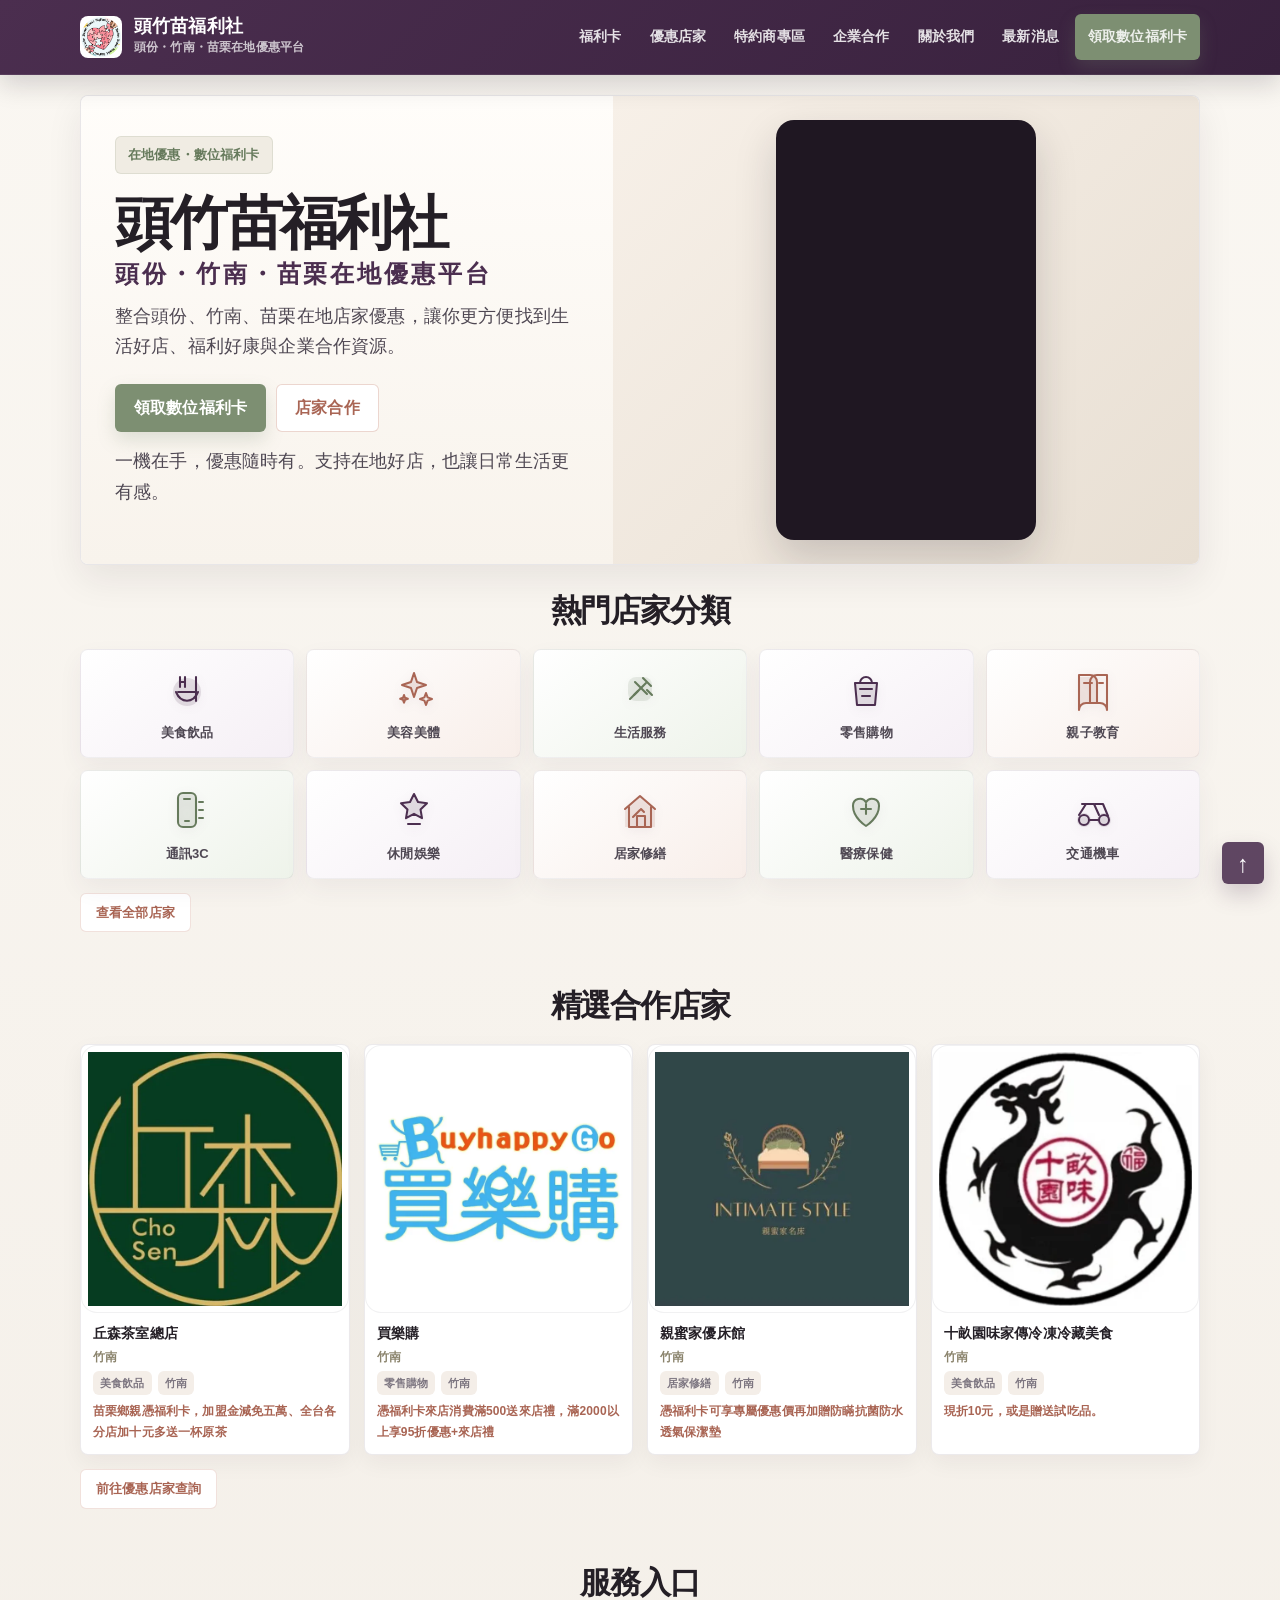
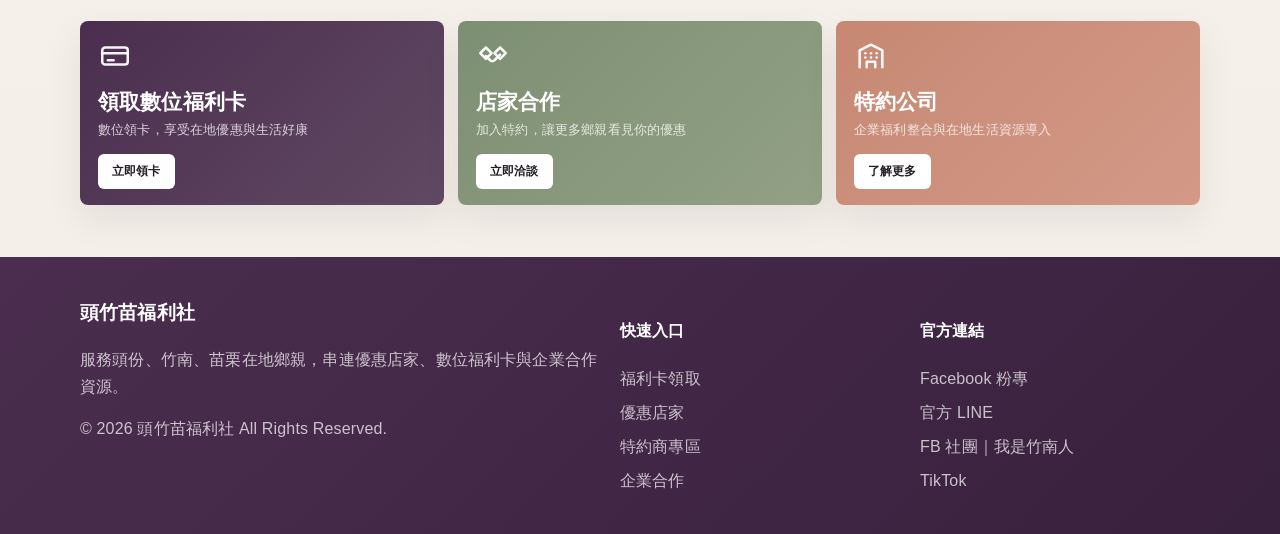
<file: index.html>
<!DOCTYPE html>
<html lang="zh-Hant">
<head>
<meta charset="UTF-8">
<meta name="viewport" content="width=device-width, initial-scale=1.0">
<title>頭竹苗福利社｜頭份・竹南・苗栗在地優惠平台</title>
<meta name="description" content="頭竹苗福利社整合頭份、竹南、苗栗在地店家優惠，提供數位福利卡、優惠店家查詢、特約商合作與企業福利導入服務。">
<link rel="canonical" href="https://tzm.buyhappygo.com/">
<meta property="og:type" content="website">
<meta property="og:site_name" content="頭竹苗福利社">
<meta property="og:title" content="頭竹苗福利社｜頭份・竹南・苗栗在地優惠平台">
<meta property="og:description" content="頭竹苗福利社整合頭份、竹南、苗栗在地店家優惠，提供數位福利卡、優惠店家查詢、特約商合作與企業福利導入服務。">
<meta property="og:url" content="https://tzm.buyhappygo.com/">
<meta property="og:image" content="https://tzm.buyhappygo.com/pics/og-image.jpg">
<meta property="og:image:width" content="1200">
<meta property="og:image:height" content="630">
<meta property="og:image:alt" content="頭竹苗福利社：頭份・竹南・苗栗在地優惠平台">
<meta property="og:locale" content="zh_TW">
<meta name="twitter:card" content="summary_large_image">
<meta name="theme-color" content="#4B2E4F">
<link rel="stylesheet" href="style.css?v=home-category-icons-20260703-1">
<script type="application/ld+json">
{
  "@context": "https://schema.org",
  "@type": "WebSite",
  "name": "頭竹苗福利社",
  "url": "https://tzm.buyhappygo.com/",
  "description": "頭份、竹南、苗栗在地優惠平台與數位福利卡品牌，提供特約商店查詢、福利卡領取與企業合作資源。",
  "publisher": {
    "@type": "Organization",
    "name": "頭竹苗福利社",
    "areaServed": ["頭份", "竹南", "苗栗"]
  }
}
</script>
<script async src="https://www.googletagmanager.com/gtag/js?id=G-5YNZ2NS7L2"></script>
<script>
  window.dataLayer = window.dataLayer || [];
  function gtag(){dataLayer.push(arguments);}
  gtag('js', new Date());
  gtag('config', 'G-5YNZ2NS7L2');
</script>
</head>
<body>
<!-- deploy-check: 20260623-2200 -->
<header class="site-header">
  <div class="container nav">
    <a class="brand" href="index.html" aria-label="頭竹苗福利社首頁">
      <span class="brand-mark"><img src="pics/logo/tzm0000.png" alt="頭竹苗福利社 Logo"></span>
      <span class="brand-text"><strong>頭竹苗福利社</strong><span>頭份・竹南・苗栗在地優惠平台</span></span>
    </a>
    <button class="menu-btn" id="menuBtn" type="button">選單</button>
    <nav class="nav-links" id="navLinks" aria-label="主選單">
      <a href="card.html">福利卡</a>
      <a href="shops.html">優惠店家</a>
      <a href="merchant.html">特約商專區</a>
      <a href="company.html">企業合作</a>
      <a href="about.html">關於我們</a>
      <a href="news.html">最新消息</a>
      <a class="btn btn-primary" href="card.html">領取數位福利卡</a>
    </nav>
  </div>
</header>

<main id="main">
  <div class="page-shell">
    <div class="container">
      <section class="hero-wrap">
        <div class="hero">
          <div class="hero-copy">
            <span class="hero-kicker">在地優惠・數位福利卡</span>
            <h1>頭竹苗福利社<span>頭份・竹南・苗栗在地優惠平台</span></h1>
            <p>整合頭份、竹南、苗栗在地店家優惠，讓你更方便找到生活好店、福利好康與企業合作資源。</p>
            <div class="hero-actions">
              <a class="btn btn-primary" href="card.html">領取數位福利卡</a>
              <a class="btn btn-soft" href="merchant.html">店家合作</a>
            </div>
            <p class="hero-note">一機在手，優惠隨時有。支持在地好店，也讓日常生活更有感。</p>
          </div>
          <div class="hero-video-card" aria-label="頭竹苗福利社介紹短片">
            <div class="shorts-frame">
              <iframe src="https://www.youtube-nocookie.com/embed/QCRzw3Na3d0" title="頭竹苗福利社介紹短片" loading="lazy" allow="accelerometer; autoplay; clipboard-write; encrypted-media; gyroscope; picture-in-picture; web-share" allowfullscreen></iframe>
            </div>
          </div>
        </div>
      </section>
    </div>
  </div>

  <section class="section section-tight">
    <div class="container">
      <div class="section-head center">
        <h2>熱門店家分類</h2>
      </div>
      <div class="category-grid hot-category-grid">
        <a class="category-card" href="shops.html?category=%E7%BE%8E%E9%A3%9F%E9%A3%B2%E5%93%81" data-ga-event="featured_category_click" data-ga-category="美食飲品" data-ga-section="hot_categories">
          <svg viewBox="0 0 48 48" aria-hidden="true"><circle class="icon-bg" cx="24" cy="27" r="14"/><path d="M13 27c2.4 5.8 6.1 8.7 11 8.7S32.6 32.8 35 27"/><path d="M15 27h18"/><path d="M17 12v10"/><path d="M22 12v10"/><path d="M17 17h5"/><path d="M33 12v24"/></svg>
          <span>美食飲品</span>
        </a>
        <a class="category-card" href="shops.html?category=%E7%BE%8E%E5%AE%B9%E7%BE%8E%E9%AB%94" data-ga-event="featured_category_click" data-ga-category="美容美體" data-ga-section="hot_categories">
          <svg viewBox="0 0 48 48" aria-hidden="true"><path class="icon-bg" d="M24 8l3 9 9 3-9 3-3 9-3-9-9-3 9-3z"/><path d="M24 8l3 9 9 3-9 3-3 9-3-9-9-3 9-3z"/><path d="M36 28l1.6 4.4L42 34l-4.4 1.6L36 40l-1.6-4.4L30 34l4.4-1.6z"/><path d="M14 30l1 2.8 2.8 1-2.8 1-1 2.8-1-2.8-2.8-1 2.8-1z"/></svg>
          <span>美容美體</span>
        </a>
        <a class="category-card" href="shops.html?category=%E7%94%9F%E6%B4%BB%E6%9C%8D%E5%8B%99" data-ga-event="featured_category_click" data-ga-category="生活服務" data-ga-section="hot_categories">
          <svg viewBox="0 0 48 48" aria-hidden="true"><rect class="icon-bg" x="12" y="12" width="24" height="24" rx="8"/><path d="M18 30 30 18"/><path d="m19 17 12 12"/><path d="M14 34l8-8"/><path d="M27 13l8 8"/><path d="m31 25 5 5"/></svg>
          <span>生活服務</span>
        </a>
        <a class="category-card" href="shops.html?category=%E9%9B%B6%E5%94%AE%E8%B3%BC%E7%89%A9" data-ga-event="featured_category_click" data-ga-category="零售購物" data-ga-section="hot_categories">
          <svg viewBox="0 0 48 48" aria-hidden="true"><path class="icon-bg" d="M13 18h22l-2 22H15z"/><path d="M13 18h22l-2 22H15z"/><path d="M18 18a6 6 0 0 1 12 0"/><path d="M18 24h12"/><path d="M20 31h8"/></svg>
          <span>零售購物</span>
        </a>
        <a class="category-card" href="shops.html?category=%E8%A6%AA%E5%AD%90%E6%95%99%E8%82%B2" data-ga-event="featured_category_click" data-ga-category="親子教育" data-ga-section="hot_categories">
          <svg viewBox="0 0 48 48" aria-hidden="true"><path class="icon-bg" d="M11 12h11a7 7 0 0 1 7 7v19H17a6 6 0 0 0-6 6z"/><path d="M10 10h11a7 7 0 0 1 7 7v21H17a7 7 0 0 0-7 7z"/><path d="M38 10H28a7 7 0 0 0-7 7v21h10a7 7 0 0 1 7 7z"/><path d="M15 18h8"/><path d="M30 18h4"/></svg>
          <span>親子教育</span>
        </a>
        <a class="category-card" href="shops.html?category=%E9%80%9A%E8%A8%8A3C" data-ga-event="featured_category_click" data-ga-category="通訊3C" data-ga-section="hot_categories">
          <svg viewBox="0 0 48 48" aria-hidden="true"><rect class="icon-bg" x="15" y="7" width="18" height="34" rx="5"/><rect x="15" y="7" width="18" height="34" rx="5"/><path d="M21 13h6"/><path d="M22 35h4"/><path d="M36 16h4"/><path d="M36 24h4"/><path d="M36 32h4"/></svg>
          <span>通訊3C</span>
        </a>
        <a class="category-card" href="shops.html?category=%E4%BC%91%E9%96%92%E5%A8%9B%E6%A8%82" data-ga-event="featured_category_click" data-ga-category="休閒娛樂" data-ga-section="hot_categories">
          <svg viewBox="0 0 48 48" aria-hidden="true"><path class="icon-bg" d="m24 8 4 8 9 1.2-6.5 6.2 1.5 8.8-8-4.3-8 4.3 1.5-8.8L11 17.2 20 16z"/><path d="m24 8 4 8 9 1.2-6.5 6.2 1.5 8.8-8-4.3-8 4.3 1.5-8.8L11 17.2 20 16z"/><path d="M18 38h12"/></svg>
          <span>休閒娛樂</span>
        </a>
        <a class="category-card" href="shops.html?category=%E5%B1%85%E5%AE%B6%E4%BF%AE%E7%B9%95" data-ga-event="featured_category_click" data-ga-category="居家修繕" data-ga-section="hot_categories">
          <svg viewBox="0 0 48 48" aria-hidden="true"><path class="icon-bg" d="M9 23 24 10l15 13v18H9z"/><path d="M9 23 24 10l15 13"/><path d="M13 21v20h22V21"/><path d="M21 41V30h8v11"/><path d="m17 31 7-7"/><path d="m25 23 3 3"/></svg>
          <span>居家修繕</span>
        </a>
        <a class="category-card" href="shops.html?category=%E9%86%AB%E7%99%82%E4%BF%9D%E5%81%A5" data-ga-event="featured_category_click" data-ga-category="醫療保健" data-ga-section="hot_categories">
          <svg viewBox="0 0 48 48" aria-hidden="true"><path class="icon-bg" d="M24 40s-13-8-13-20a7 7 0 0 1 13-3.8A7 7 0 0 1 37 20c0 12-13 20-13 20z"/><path d="M24 40s-13-8-13-20a7 7 0 0 1 13-3.8A7 7 0 0 1 37 20c0 12-13 20-13 20z"/><path d="M24 18v10"/><path d="M19 23h10"/></svg>
          <span>醫療保健</span>
        </a>
        <a class="category-card" href="shops.html?category=%E4%BA%A4%E9%80%9A%E6%A9%9F%E8%BB%8A" data-ga-event="featured_category_click" data-ga-category="交通機車" data-ga-section="hot_categories">
          <svg viewBox="0 0 48 48" aria-hidden="true"><circle class="icon-bg" cx="15" cy="34" r="7"/><circle class="icon-bg" cx="35" cy="34" r="7"/><circle cx="15" cy="34" r="5"/><circle cx="35" cy="34" r="5"/><path d="M20 34h10"/><path d="M26 18h8l5 12"/><path d="M10 29l7-11h8l5 11"/><path d="M18 18h-5"/></svg>
          <span>交通機車</span>
        </a>
      </div>
      <div class="center-action"><a class="more-link" href="shops.html">查看全部店家</a></div>
    </div>
  </section>

  <section class="section section-tight">
    <div class="container">
      <div class="section-head center">
        <h2>精選合作店家</h2>
      </div>
      <div class="featured-grid" id="featuredShopGrid"></div>
      <div class="center-action"><a class="more-link" href="shops.html">前往優惠店家查詢</a></div>
    </div>
  </section>

  <section class="section section-tight">
    <div class="container">
      <div class="section-head center">
        <h2>服務入口</h2>
      </div>
      <div class="service-grid">
        <article class="service-card purple">
          <div class="service-inner">
            <div>
              <div class="service-icon"><svg viewBox="0 0 24 24" aria-hidden="true"><rect x="3" y="6" width="18" height="12" rx="2"/><path d="M3 10h18"/><path d="M7 15h4"/></svg></div>
              <div class="service-title">領取數位福利卡</div>
              <div class="service-sub">數位領卡，享受在地優惠與生活好康</div>
            </div>
            <div class="service-actions"><a class="btn" href="card.html">立即領卡</a></div>
          </div>
        </article>
        <article class="service-card sage">
          <div class="service-inner">
            <div>
              <div class="service-icon"><svg viewBox="0 0 24 24" aria-hidden="true"><path d="m7 12 3 3a2 2 0 0 0 3 0l4-4"/><path d="M3 10l4-4 4 4-4 4-4-4Z"/><path d="m13 10 4-4 4 4-4 4-4-4Z"/></svg></div>
              <div class="service-title">店家合作</div>
              <div class="service-sub">加入特約，讓更多鄉親看見你的優惠</div>
            </div>
            <div class="service-actions"><a class="btn" href="merchant.html">立即洽談</a></div>
          </div>
        </article>
        <article class="service-card clay">
          <div class="service-inner">
            <div>
              <div class="service-icon"><svg viewBox="0 0 24 24" aria-hidden="true"><path d="M4 20V8l8-4 8 4v12"/><path d="M9 20v-4h6v4"/><path d="M8 10h.01"/><path d="M12 10h.01"/><path d="M16 10h.01"/><path d="M8 13h.01"/><path d="M12 13h.01"/><path d="M16 13h.01"/></svg></div>
              <div class="service-title">特約公司</div>
              <div class="service-sub">企業福利整合與在地生活資源導入</div>
            </div>
            <div class="service-actions"><a class="btn" href="company.html">了解更多</a></div>
          </div>
        </article>
      </div>
    </div>
  </section>
</main>

<footer class="footer">
  <div class="container footer-grid">
    <div>
      <h3>頭竹苗福利社</h3>
      <p>服務頭份、竹南、苗栗在地鄉親，串連優惠店家、數位福利卡與企業合作資源。</p>
      <p>© <span id="year"></span> 頭竹苗福利社 All Rights Reserved.</p>
    </div>
    <div>
      <h4>快速入口</h4>
      <div class="footer-links">
        <a href="card.html">福利卡領取</a>
        <a href="shops.html">優惠店家</a>
        <a href="merchant.html">特約商專區</a>
        <a href="company.html">企業合作</a>
      </div>
    </div>
    <div>
      <h4>官方連結</h4>
      <div class="footer-links">
        <a href="https://buyhappy.work/B2CEo" target="_blank" rel="noopener">Facebook 粉專</a><a href="https://lin.ee/OuiR6gV" target="_blank" rel="noopener">官方 LINE</a><a href="https://www.facebook.com/groups/tzcare" target="_blank" rel="noopener">FB 社團｜我是竹南人</a><a href="https://buyhappy.work/jmmDj" target="_blank" rel="noopener" data-ga-event="footer_tiktok_click" data-ga-section="footer" data-ga-cta="TikTok">TikTok</a>
      </div>
    </div>
  </div>
</footer>

<button class="backtop" type="button" data-backtop>上</button>
<div class="modal" id="shopModal" aria-hidden="true">
  <div class="modal-card">
    <div class="modal-head">
      <div><h3 id="modalTitle">店家資訊</h3><p id="modalMeta"></p></div>
      <button class="close" type="button" id="modalClose">X</button>
    </div>
    <div class="modal-body" id="modalBody"></div>
  </div>
</div>
<script src="main.js?v=logo-video-20260701-3"></script>
<script src="shops.js?v=20261029-phone-link-fix"></script>
</body>
</html>
</file>
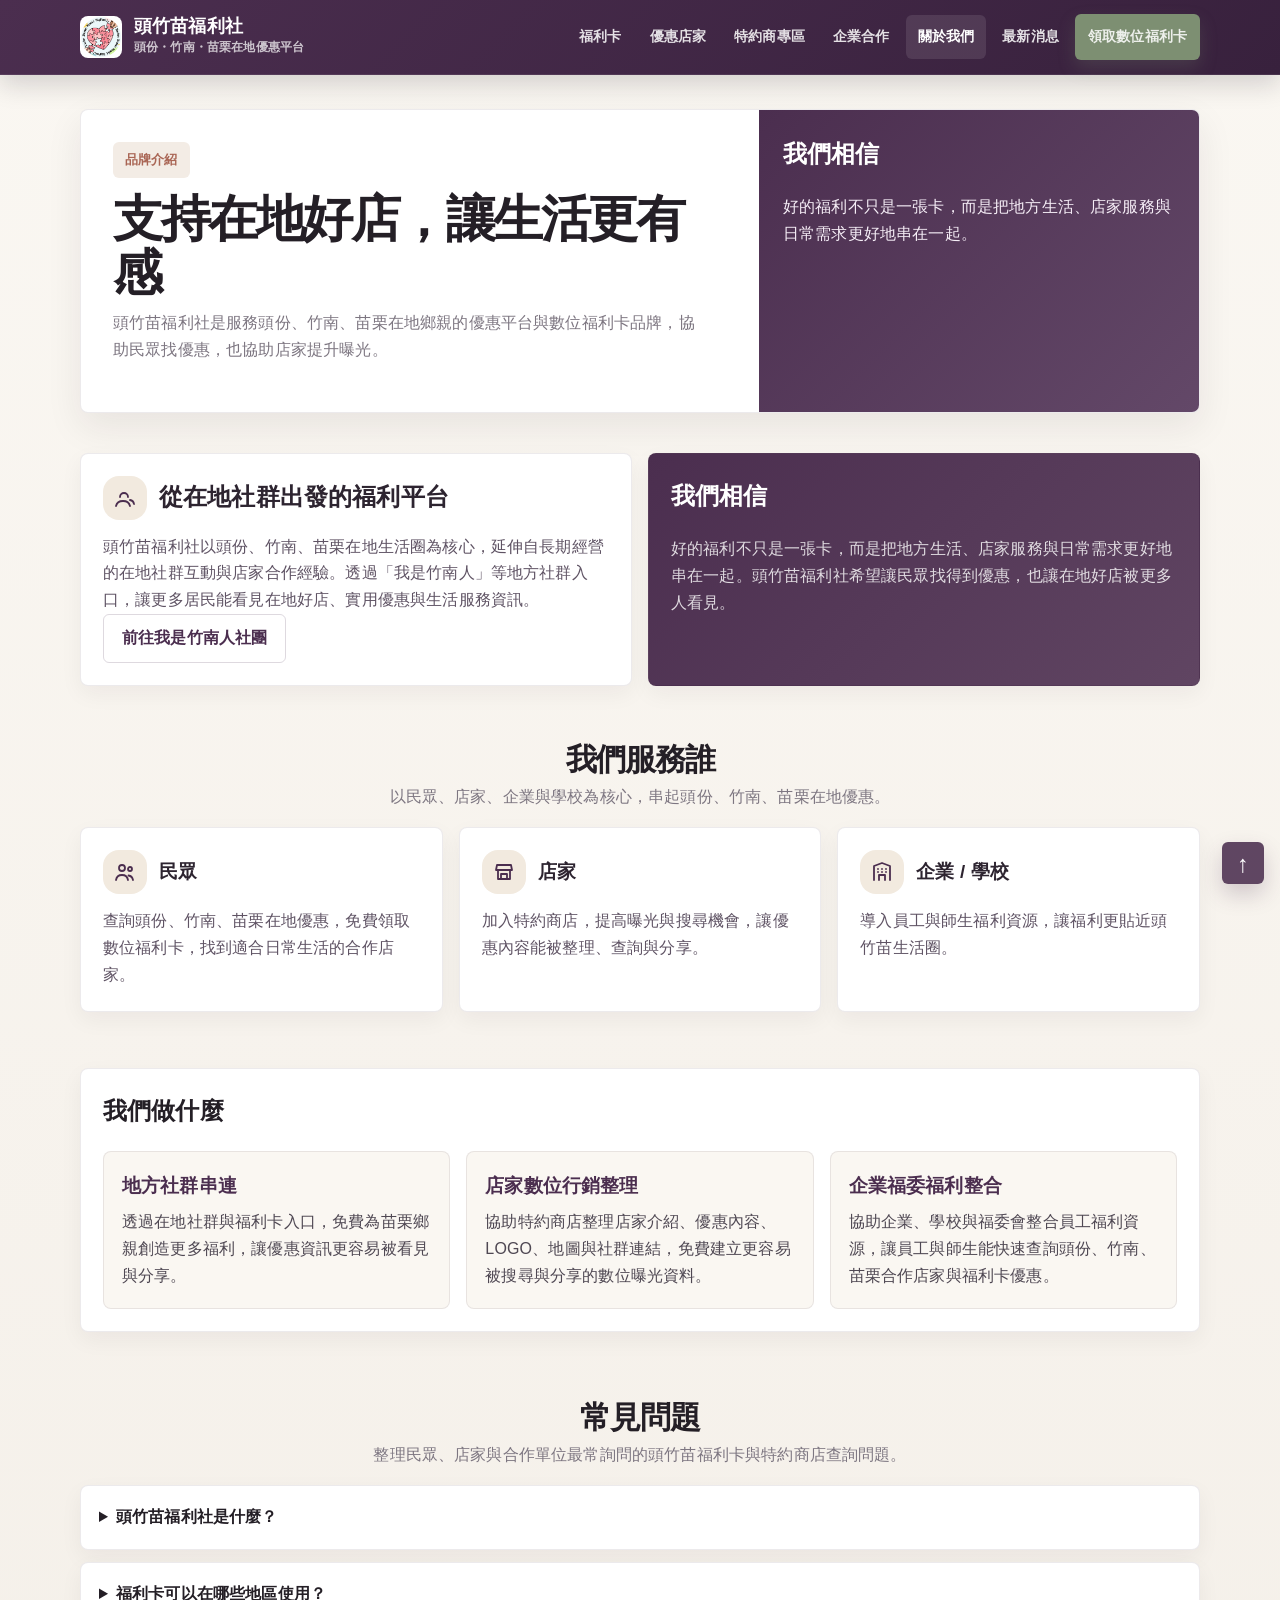
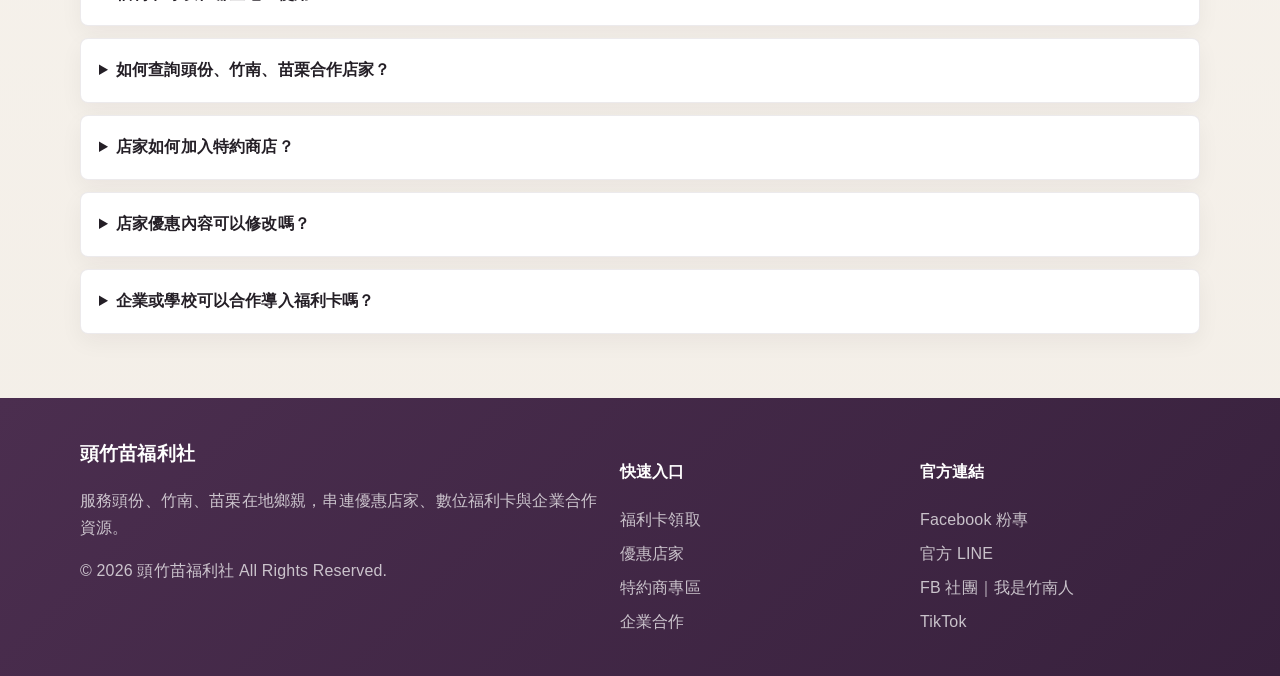
<file: about.html>
<!DOCTYPE html>
<html lang="zh-Hant">
<head>
<meta charset="UTF-8">
<meta name="viewport" content="width=device-width, initial-scale=1.0">
<title>關於我們｜頭份竹南苗栗在地優惠與福利卡平台｜頭竹苗福利社</title>
<meta name="description" content="認識頭竹苗福利社：從我是竹南人在地社群出發，串連頭份、竹南、苗栗優惠、特約商店查詢、福利卡與企業合作資源。">
<link rel="canonical" href="https://tzm.buyhappygo.com/about.html">
<meta property="og:type" content="website">
<meta property="og:site_name" content="頭竹苗福利社">
<meta property="og:title" content="關於我們｜頭份竹南苗栗在地優惠與福利卡平台｜頭竹苗福利社">
<meta property="og:description" content="認識頭竹苗福利社：從我是竹南人在地社群出發，串連頭份、竹南、苗栗優惠、特約商店查詢、福利卡與企業合作資源。">
<meta property="og:url" content="https://tzm.buyhappygo.com/about.html">
<meta property="og:image" content="https://tzm.buyhappygo.com/pics/og-image.jpg">
<meta property="og:image:width" content="1200">
<meta property="og:image:height" content="630">
<meta property="og:image:alt" content="頭竹苗福利社：頭份・竹南・苗栗在地優惠平台">
<meta property="og:locale" content="zh_TW">
<meta name="twitter:card" content="summary_large_image">
<meta name="theme-color" content="#4B2E4F">
<link rel="stylesheet" href="style.css?v=brand-logo-20260703-1">
<script type="application/ld+json">
{
  "@context": "https://schema.org",
  "@type": "FAQPage",
  "mainEntity": [
    {"@type": "Question", "name": "頭竹苗福利社是什麼？", "acceptedAnswer": {"@type": "Answer", "text": "頭竹苗福利社是服務頭份、竹南、苗栗的在地優惠平台與數位福利卡品牌，提供特約商店查詢、福利卡領取與合作店家資訊。"}},
    {"@type": "Question", "name": "福利卡可以在哪些地區使用？", "acceptedAnswer": {"@type": "Answer", "text": "福利卡主要服務頭份、竹南、苗栗生活圈，實際可使用店家與優惠內容可透過特約商店查詢頁確認。"}},
    {"@type": "Question", "name": "如何查詢頭份、竹南、苗栗合作店家？", "acceptedAnswer": {"@type": "Answer", "text": "可在優惠店家頁使用關鍵字、地區與分類篩選，查詢頭份優惠、竹南優惠、苗栗優惠與在地合作店家。"}},
    {"@type": "Question", "name": "店家如何加入特約商店？", "acceptedAnswer": {"@type": "Answer", "text": "在地店家可透過特約商專區提交資料，經整理與確認後上架到特約商店查詢頁，提高店家曝光。"}},
    {"@type": "Question", "name": "店家優惠內容可以修改嗎？", "acceptedAnswer": {"@type": "Answer", "text": "可以。店家若需修改優惠、地址、營業時間或圖片，可提交修改資料，經審核後更新公告。"}},
    {"@type": "Question", "name": "企業或學校可以合作導入福利卡嗎？", "acceptedAnswer": {"@type": "Answer", "text": "可以。企業、學校與福委會可洽詢頭竹苗福利社，導入員工與師生福利資源。"}}
  ]
}
</script>
<script async src="https://www.googletagmanager.com/gtag/js?id=G-5YNZ2NS7L2"></script>
<script>
  window.dataLayer = window.dataLayer || [];
  function gtag(){dataLayer.push(arguments);}
  gtag('js', new Date());
  gtag('config', 'G-5YNZ2NS7L2');
</script>
</head>
<body>
<header class="site-header"><div class="container nav"><a class="brand" href="index.html"><span class="brand-mark"><img src="pics/logo/tzm0000.png" alt="頭竹苗福利社 Logo"></span><span class="brand-text"><strong>頭竹苗福利社</strong><span>頭份・竹南・苗栗在地優惠平台</span></span></a><button class="menu-btn" id="menuBtn" type="button">選單</button><nav class="nav-links" id="navLinks"><a href="card.html">福利卡</a><a href="shops.html">優惠店家</a><a href="merchant.html">特約商專區</a><a href="company.html">企業合作</a><a href="about.html" class="active">關於我們</a><a href="news.html">最新消息</a><a class="btn btn-primary" href="card.html">領取數位福利卡</a></nav></div></header>
<main>
  <section class="page-hero">
    <div class="container page-hero-card">
      <div class="page-hero-copy">
        <span class="eyebrow">品牌介紹</span>
        <h1>支持在地好店，讓生活更有感</h1>
        <p>頭竹苗福利社是服務頭份、竹南、苗栗在地鄉親的優惠平台與數位福利卡品牌，協助民眾找優惠，也協助店家提升曝光。</p>
      </div>
      <div class="page-hero-side"><h2>我們相信</h2><p>好的福利不只是一張卡，而是把地方生活、店家服務與日常需求更好地串在一起。</p></div>
    </div>
  </section>
  <section class="section section-tight">
    <div class="container grid-2">
      <article class="panel info-card"><div class="info-card-head"><span class="feature-icon" aria-hidden="true"><svg viewBox="0 0 24 24"><path d="M7 11a4 4 0 1 1 8 0"/><path d="M3 20c.7-3.2 3.5-5 7-5s6.3 1.8 7 5"/><path d="M17 14c2.2.3 3.7 1.7 4 4"/></svg></span><h2>從在地社群出發的福利平台</h2></div><p>頭竹苗福利社以頭份、竹南、苗栗在地生活圈為核心，延伸自長期經營的在地社群互動與店家合作經驗。透過「我是竹南人」等地方社群入口，讓更多居民能看見在地好店、實用優惠與生活服務資訊。</p><a class="btn btn-outline" href="https://www.facebook.com/groups/tzcare" target="_blank" rel="noopener">前往我是竹南人社團</a></article>
      <article class="panel dark gradient-panel"><h2>我們相信</h2><p>好的福利不只是一張卡，而是把地方生活、店家服務與日常需求更好地串在一起。頭竹苗福利社希望讓民眾找得到優惠，也讓在地好店被更多人看見。</p></article>
    </div>
  </section>
  <section class="section section-tight">
    <div class="container">
      <div class="section-head center"><h2>我們服務誰</h2><p>以民眾、店家、企業與學校為核心，串起頭份、竹南、苗栗在地優惠。</p></div>
      <div class="grid-3">
        <article class="card info-card"><div class="info-card-head"><span class="feature-icon" aria-hidden="true"><svg viewBox="0 0 24 24"><circle cx="9" cy="8" r="3"/><path d="M3 20c.5-3.2 2.8-5 6-5s5.5 1.8 6 5"/><circle cx="17" cy="9" r="2"/><path d="M15.5 15.5c2.4.3 4 1.8 4.5 4.5"/></svg></span><h3>民眾</h3></div><p>查詢頭份、竹南、苗栗在地優惠，免費領取數位福利卡，找到適合日常生活的合作店家。</p></article>
        <article class="card info-card"><div class="info-card-head"><span class="feature-icon" aria-hidden="true"><svg viewBox="0 0 24 24"><path d="M4 10h16l-1-5H5l-1 5Z"/><path d="M6 10v9h12v-9"/><path d="M9 19v-5h6v5"/></svg></span><h3>店家</h3></div><p>加入特約商店，提高曝光與搜尋機會，讓優惠內容能被整理、查詢與分享。</p></article>
        <article class="card info-card"><div class="info-card-head"><span class="feature-icon" aria-hidden="true"><svg viewBox="0 0 24 24"><path d="M4 20V6l8-3 8 3v14"/><path d="M9 20v-5h6v5"/><path d="M8 9h.01M12 9h.01M16 9h.01M8 12h.01M12 12h.01M16 12h.01"/></svg></span><h3>企業 / 學校</h3></div><p>導入員工與師生福利資源，讓福利更貼近頭竹苗生活圈。</p></article>
      </div>
    </div>
  </section>
  <section class="section section-tight">
    <div class="container panel flow-panel">
      <h2>我們做什麼</h2>
      <div class="grid-3 value-grid">
        <article class="value-card"><h3>地方社群串連</h3><p>透過在地社群與福利卡入口，免費為苗栗鄉親創造更多福利，讓優惠資訊更容易被看見與分享。</p></article>
        <article class="value-card"><h3>店家數位行銷整理</h3><p>協助特約商店整理店家介紹、優惠內容、LOGO、地圖與社群連結，免費建立更容易被搜尋與分享的數位曝光資料。</p></article>
        <article class="value-card"><h3>企業福委福利整合</h3><p>協助企業、學校與福委會整合員工福利資源，讓員工與師生能快速查詢頭份、竹南、苗栗合作店家與福利卡優惠。</p></article>
      </div>
    </div>
  </section>
  <section class="section">
    <div class="container">
      <div class="section-head center"><h2>常見問題</h2><p>整理民眾、店家與合作單位最常詢問的頭竹苗福利卡與特約商店查詢問題。</p></div>
      <div class="faq">
        <details><summary>頭竹苗福利社是什麼？</summary><p>頭竹苗福利社是服務頭份、竹南、苗栗的在地優惠平台與數位福利卡品牌。</p></details>
        <details><summary>福利卡可以在哪些地區使用？</summary><p>目前以頭份、竹南、苗栗生活圈為主，實際可使用店家請以優惠店家查詢頁公告為準。</p></details>
        <details><summary>如何查詢頭份、竹南、苗栗合作店家？</summary><p>可在優惠店家頁使用關鍵字、分類與地區篩選，查看在地合作店家與優惠內容。</p></details>
        <details><summary>店家如何加入特約商店？</summary><p>店家可到特約商專區提交基本資料、優惠內容與圖片，經整理確認後上架。</p></details>
        <details><summary>店家優惠內容可以修改嗎？</summary><p>可以，請提交修改資料，經管理者審核後更新公告。</p></details>
        <details><summary>企業或學校可以合作導入福利卡嗎？</summary><p>可以，企業、學校與福委會可洽詢導入員工或師生福利資源。</p></details>
      </div>
    </div>
  </section>
</main>
<footer class="footer"><div class="container footer-grid"><div><h3>頭竹苗福利社</h3><p>服務頭份、竹南、苗栗在地鄉親，串連優惠店家、數位福利卡與企業合作資源。</p><p>© <span id="year"></span> 頭竹苗福利社 All Rights Reserved.</p></div><div><h4>快速入口</h4><div class="footer-links"><a href="card.html">福利卡領取</a><a href="shops.html">優惠店家</a><a href="merchant.html">特約商專區</a><a href="company.html">企業合作</a></div></div><div><h4>官方連結</h4><div class="footer-links"><a href="https://buyhappy.work/B2CEo" target="_blank" rel="noopener">Facebook 粉專</a><a href="https://lin.ee/OuiR6gV" target="_blank" rel="noopener">官方 LINE</a><a href="https://www.facebook.com/groups/tzcare" target="_blank" rel="noopener">FB 社團｜我是竹南人</a><a href="https://buyhappy.work/jmmDj" target="_blank" rel="noopener" data-ga-event="footer_tiktok_click" data-ga-section="footer" data-ga-cta="TikTok">TikTok</a></div></div></div></footer>
<button class="backtop" type="button" data-backtop>上</button>
<script src="main.js?v=logo-video-20260701-3"></script>
</body>
</html>
</file>
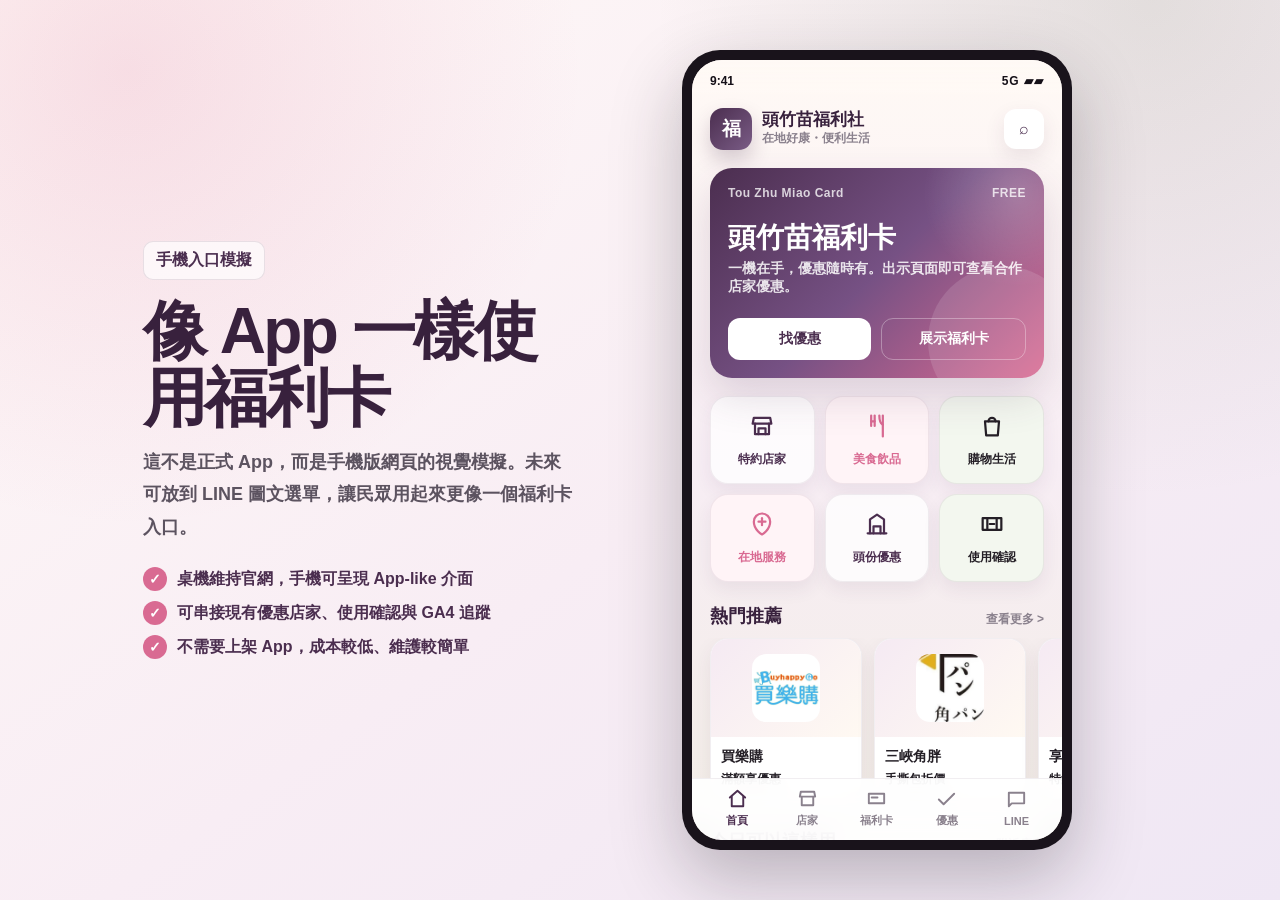
<file: app-preview.html>
<!DOCTYPE html>
<html lang="zh-Hant">
<head>
<meta charset="UTF-8">
<meta name="viewport" content="width=device-width, initial-scale=1.0">
<title>手機版模擬｜頭竹苗福利社</title>
<meta name="description" content="頭竹苗福利社手機 App-like 入口頁模擬，用於預覽福利卡、優惠店家與在地分類的手機體驗。">
<meta name="robots" content="noindex, follow">
<link rel="canonical" href="https://tzm.buyhappygo.com/app-preview.html">
<meta property="og:type" content="website">
<meta property="og:site_name" content="頭竹苗福利社">
<meta property="og:title" content="手機版模擬｜頭竹苗福利社">
<meta property="og:description" content="頭竹苗福利社手機 App-like 入口頁模擬，用於預覽福利卡、優惠店家與在地分類的手機體驗。">
<meta property="og:url" content="https://tzm.buyhappygo.com/app-preview.html">
<meta property="og:image" content="https://tzm.buyhappygo.com/pics/og-image.jpg">
<meta property="og:image:width" content="1200">
<meta property="og:image:height" content="630">
<meta property="og:image:alt" content="頭竹苗福利社：頭份・竹南・苗栗在地優惠平台">
<meta property="og:locale" content="zh_TW">
<meta name="twitter:card" content="summary_large_image">
<meta name="theme-color" content="#4B2E4F">
<style>
:root{
  --purple:#4B2E4F;
  --purple-dark:#38213D;
  --purple-soft:#F2E8F4;
  --sage:#7D8F72;
  --sage-soft:#EEF3EA;
  --clay:#C68873;
  --pink:#D96A92;
  --bg:#F8F1F4;
  --surface:#FFFFFF;
  --ink:#241F26;
  --text:#5C5360;
  --muted:#8A818D;
  --line:rgba(75,46,79,.12);
  --shadow:0 18px 42px rgba(75,46,79,.16);
}
*{box-sizing:border-box}
html{scroll-behavior:smooth}
body{
  margin:0;
  color:var(--ink);
  font-family:"Noto Sans TC","Microsoft JhengHei","PingFang TC",sans-serif;
  background:
    radial-gradient(circle at 10% 8%, rgba(217,106,146,.18), transparent 32%),
    radial-gradient(circle at 90% 0%, rgba(125,143,114,.18), transparent 34%),
    linear-gradient(145deg,#FFF9F7 0%,#F8EDF4 54%,#EFE7F4 100%);
}
a{text-decoration:none;color:inherit}
img{display:block;max-width:100%}
button{font:inherit}
.preview-page{
  min-height:100svh;
  display:grid;
  grid-template-columns:minmax(280px,430px) minmax(320px,520px);
  align-items:center;
  justify-content:center;
  gap:44px;
  padding:36px 24px;
}
.preview-copy{
  max-width:520px;
}
.preview-copy .tag{
  display:inline-flex;
  align-items:center;
  gap:8px;
  padding:8px 12px;
  border-radius:10px;
  color:var(--purple);
  background:rgba(255,255,255,.68);
  border:1px solid rgba(75,46,79,.12);
  font-weight:900;
}
.preview-copy h1{
  margin:18px 0 14px;
  color:var(--purple-dark);
  font-size:clamp(34px,5vw,64px);
  line-height:1.05;
  letter-spacing:-.04em;
}
.preview-copy p{
  margin:0 0 18px;
  color:var(--text);
  font-size:18px;
  line-height:1.8;
  font-weight:700;
}
.preview-points{
  display:grid;
  gap:10px;
  margin-top:24px;
}
.preview-points span{
  display:flex;
  align-items:center;
  gap:10px;
  color:var(--purple);
  font-weight:900;
}
.preview-points i{
  width:24px;
  height:24px;
  display:grid;
  place-items:center;
  border-radius:50%;
  background:var(--pink);
  color:#fff;
  font-style:normal;
  font-size:14px;
}
.phone-shell{
  width:min(100%,390px);
  margin:auto;
  padding:10px;
  border-radius:38px;
  background:#19131B;
  box-shadow:0 28px 70px rgba(36,31,38,.28);
}
.phone-screen{
  position:relative;
  min-height:780px;
  max-height:780px;
  overflow:auto;
  border-radius:30px;
  background:linear-gradient(180deg,#FFF9F5 0%,#F7EDF4 52%,#F3EEE7 100%);
  scrollbar-width:none;
}
.phone-screen::-webkit-scrollbar{display:none}
.app-status{
  position:sticky;
  top:0;
  z-index:10;
  height:34px;
  display:flex;
  align-items:center;
  justify-content:space-between;
  padding:8px 18px 0;
  background:linear-gradient(180deg,rgba(255,249,245,.96),rgba(255,249,245,.72));
  color:#151018;
  font-size:12px;
  font-weight:900;
}
.status-icons{letter-spacing:1px}
.app-top{
  display:flex;
  align-items:center;
  justify-content:space-between;
  padding:14px 18px 10px;
}
.app-brand{
  display:flex;
  align-items:center;
  gap:10px;
}
.app-logo{
  width:42px;
  height:42px;
  border-radius:13px;
  display:grid;
  place-items:center;
  background:linear-gradient(135deg,var(--purple),#7A5C86);
  color:#fff;
  font-size:19px;
  font-weight:950;
  box-shadow:0 10px 20px rgba(75,46,79,.22);
}
.app-brand strong{display:block;font-size:17px;line-height:1.1;color:var(--purple-dark)}
.app-brand span{display:block;font-size:12px;color:var(--muted);font-weight:800}
.bell{
  width:40px;
  height:40px;
  border:0;
  border-radius:12px;
  background:#fff;
  color:var(--purple);
  box-shadow:0 8px 20px rgba(75,46,79,.10);
}
.welfare-card{
  position:relative;
  margin:8px 18px 18px;
  min-height:190px;
  padding:18px;
  overflow:hidden;
  border-radius:22px;
  color:#fff;
  background:
    radial-gradient(circle at 92% 12%,rgba(255,255,255,.22),transparent 26%),
    linear-gradient(135deg,#4B2E4F 0%,#765184 50%,#D96A92 100%);
  box-shadow:var(--shadow);
}
.welfare-card::after{
  content:"";
  position:absolute;
  right:-34px;
  bottom:-38px;
  width:150px;
  height:150px;
  border-radius:50%;
  background:rgba(255,255,255,.12);
}
.card-label{
  position:relative;
  z-index:1;
  display:flex;
  justify-content:space-between;
  gap:12px;
  color:rgba(255,255,255,.78);
  font-size:12px;
  font-weight:900;
  letter-spacing:.04em;
}
.welfare-card h2{
  position:relative;
  z-index:1;
  margin:22px 0 6px;
  font-size:28px;
  line-height:1.15;
}
.welfare-card p{
  position:relative;
  z-index:1;
  margin:0;
  color:rgba(255,255,255,.86);
  font-size:14px;
  font-weight:800;
}
.card-actions{
  position:relative;
  z-index:1;
  display:flex;
  gap:10px;
  margin-top:22px;
}
.card-actions a{
  flex:1;
  display:grid;
  place-items:center;
  min-height:42px;
  border-radius:12px;
  font-size:14px;
  font-weight:950;
}
.card-actions .primary{background:#fff;color:var(--purple)}
.card-actions .ghost{border:1px solid rgba(255,255,255,.32);color:#fff}
.quick-grid{
  display:grid;
  grid-template-columns:repeat(3,1fr);
  gap:10px;
  padding:0 18px;
}
.quick-item{
  min-height:88px;
  display:grid;
  place-items:center;
  gap:6px;
  padding:12px 6px;
  border-radius:18px;
  background:rgba(255,255,255,.78);
  border:1px solid rgba(75,46,79,.08);
  box-shadow:0 8px 18px rgba(75,46,79,.07);
  color:var(--purple);
  font-size:12px;
  font-weight:950;
}
.quick-item svg{
  width:28px;
  height:28px;
  stroke:currentColor;
  stroke-width:1.9;
  fill:none;
  stroke-linecap:round;
  stroke-linejoin:round;
}
.quick-item:nth-child(2n){color:var(--pink);background:#FFF4F7}
.quick-item:nth-child(3n){color:var(--sage-dark);background:#F3F7EF}
.section-head{
  display:flex;
  align-items:end;
  justify-content:space-between;
  padding:22px 18px 10px;
}
.section-head h3{margin:0;color:var(--purple-dark);font-size:18px}
.section-head a{color:var(--muted);font-size:12px;font-weight:900}
.deal-scroll{
  display:flex;
  gap:12px;
  overflow:auto;
  padding:0 18px 8px;
  scrollbar-width:none;
}
.deal-scroll::-webkit-scrollbar{display:none}
.deal-card{
  flex:0 0 152px;
  overflow:hidden;
  border-radius:18px;
  background:#fff;
  border:1px solid rgba(75,46,79,.08);
  box-shadow:0 8px 20px rgba(75,46,79,.08);
}
.deal-img{
  height:98px;
  display:grid;
  place-items:center;
  background:linear-gradient(135deg,#F5EAF3,#FFF9F2);
}
.deal-img img{
  width:68px;
  height:68px;
  object-fit:contain;
  border-radius:14px;
}
.deal-card div:last-child{padding:10px}
.deal-card strong{display:block;font-size:14px;line-height:1.35;color:var(--ink)}
.deal-card span{display:block;margin-top:5px;color:var(--clay-dark);font-size:12px;font-weight:900}
.coupon-list{
  display:grid;
  gap:10px;
  padding:0 18px 96px;
}
.coupon{
  display:grid;
  grid-template-columns:54px 1fr;
  gap:12px;
  align-items:center;
  padding:12px;
  border-radius:18px;
  background:rgba(255,255,255,.84);
  border:1px solid rgba(75,46,79,.08);
  box-shadow:0 8px 20px rgba(75,46,79,.07);
}
.coupon-icon{
  width:54px;
  height:54px;
  display:grid;
  place-items:center;
  border-radius:15px;
  background:var(--purple-soft);
  color:var(--purple);
}
.coupon-icon svg{width:28px;height:28px;stroke:currentColor;fill:none;stroke-width:2;stroke-linecap:round;stroke-linejoin:round}
.coupon strong{display:block;font-size:15px}
.coupon span{display:block;margin-top:3px;color:var(--muted);font-size:12px;font-weight:800}
.bottom-nav{
  position:sticky;
  bottom:0;
  z-index:20;
  display:grid;
  grid-template-columns:repeat(5,1fr);
  gap:3px;
  padding:8px 12px 12px;
  background:rgba(255,255,255,.92);
  border-top:1px solid rgba(75,46,79,.08);
  backdrop-filter:blur(14px);
}
.bottom-nav a{
  display:grid;
  place-items:center;
  gap:3px;
  color:var(--muted);
  font-size:11px;
  font-weight:900;
}
.bottom-nav svg{
  width:23px;
  height:23px;
  stroke:currentColor;
  fill:none;
  stroke-width:2;
  stroke-linecap:round;
  stroke-linejoin:round;
}
.bottom-nav a.active{color:var(--purple)}
@media (max-width:860px){
  body{background:#FFF9F5}
  .preview-page{display:block;min-height:100svh;padding:0}
  .preview-copy{display:none}
  .phone-shell{width:100%;min-height:100svh;padding:0;border-radius:0;background:transparent;box-shadow:none}
  .phone-screen{min-height:100svh;max-height:none;border-radius:0}
}
</style>
</head>
<body>
<main class="preview-page">
  <section class="preview-copy">
    <span class="tag">手機入口模擬</span>
    <h1>像 App 一樣使用福利卡</h1>
    <p>這不是正式 App，而是手機版網頁的視覺模擬。未來可放到 LINE 圖文選單，讓民眾用起來更像一個福利卡入口。</p>
    <div class="preview-points">
      <span><i>✓</i> 桌機維持官網，手機可呈現 App-like 介面</span>
      <span><i>✓</i> 可串接現有優惠店家、使用確認與 GA4 追蹤</span>
      <span><i>✓</i> 不需要上架 App，成本較低、維護較簡單</span>
    </div>
  </section>

  <section class="phone-shell" aria-label="手機版模擬畫面">
    <div class="phone-screen">
      <div class="app-status"><span>9:41</span><span class="status-icons">5G ▰▰</span></div>
      <header class="app-top">
        <div class="app-brand">
          <div class="app-logo">福</div>
          <div>
            <strong>頭竹苗福利社</strong>
            <span>在地好康・便利生活</span>
          </div>
        </div>
        <button class="bell" type="button" aria-label="通知">⌕</button>
      </header>

      <article class="welfare-card">
        <div class="card-label"><span>Tou Zhu Miao Card</span><span>FREE</span></div>
        <h2>頭竹苗福利卡</h2>
        <p>一機在手，優惠隨時有。出示頁面即可查看合作店家優惠。</p>
        <div class="card-actions">
          <a class="primary" href="shops.html">找優惠</a>
          <a class="ghost" href="card.html">展示福利卡</a>
        </div>
      </article>

      <nav class="quick-grid" aria-label="常用入口">
        <a class="quick-item" href="shops.html">
          <svg viewBox="0 0 24 24"><path d="M4 10h16l-1-5H5z"/><path d="M6 10v9h12v-9"/><path d="M9 19v-5h6v5"/></svg>
          特約店家
        </a>
        <a class="quick-item" href="shops.html?category=美食飲品">
          <svg viewBox="0 0 24 24"><path d="M7 3v9"/><path d="M10 3v9"/><path d="M7 8h3"/><path d="M17 3v18"/><path d="M14 3c0 4 1 7 3 8"/></svg>
          美食飲品
        </a>
        <a class="quick-item" href="shops.html?category=零售購物">
          <svg viewBox="0 0 24 24"><path d="M6 8h12l-1 12H7z"/><path d="M9 8a3 3 0 0 1 6 0"/></svg>
          購物生活
        </a>
        <a class="quick-item" href="shops.html?category=生活服務">
          <svg viewBox="0 0 24 24"><path d="M12 21s7-4 7-11a7 7 0 0 0-14 0c0 7 7 11 7 11z"/><path d="M9 10h6"/><path d="M12 7v6"/></svg>
          在地服務
        </a>
        <a class="quick-item" href="shops.html?area=頭份">
          <svg viewBox="0 0 24 24"><path d="M4 20h16"/><path d="M6 20V8l6-4 6 4v12"/><path d="M9 20v-6h6v6"/></svg>
          頭份優惠
        </a>
        <a class="quick-item" href="redeem.html">
          <svg viewBox="0 0 24 24"><path d="M4 7h16v10H4z"/><path d="M8 7v10"/><path d="M16 7v10"/><path d="M10 12h4"/></svg>
          使用確認
        </a>
      </nav>

      <div class="section-head">
        <h3>熱門推薦</h3>
        <a href="shops.html">查看更多 ></a>
      </div>
      <div class="deal-scroll">
        <article class="deal-card">
          <div class="deal-img"><img src="pics/logo/tzm0002.webp" alt="買樂購"></div>
          <div><strong>買樂購</strong><span>滿額享優惠</span></div>
        </article>
        <article class="deal-card">
          <div class="deal-img"><img src="pics/logo/tzm0003.webp" alt="三峽角胖"></div>
          <div><strong>三峽角胖</strong><span>手撕包折價</span></div>
        </article>
        <article class="deal-card">
          <div class="deal-img"><img src="pics/logo/tzm0001.webp" alt="享森活居家"></div>
          <div><strong>享森活居家</strong><span>特約商品優惠</span></div>
        </article>
      </div>

      <div class="section-head">
        <h3>今日可以這樣用</h3>
        <a href="shops.html">附近店家</a>
      </div>
      <div class="coupon-list">
        <a class="coupon" href="shops.html">
          <div class="coupon-icon"><svg viewBox="0 0 24 24"><path d="M5 7h14v10H5z"/><path d="M8 7v10"/><path d="M16 7v10"/></svg></div>
          <div><strong>查詢附近優惠店家</strong><span>用地區、分類快速找到可用優惠</span></div>
        </a>
        <a class="coupon" href="card.html">
          <div class="coupon-icon"><svg viewBox="0 0 24 24"><path d="M4 6h16v12H4z"/><path d="M7 10h6"/><path d="M7 14h4"/></svg></div>
          <div><strong>展示福利卡</strong><span>加入 LINE 後即可出示福利卡資訊</span></div>
        </a>
      </div>

      <nav class="bottom-nav" aria-label="手機底部導覽">
        <a class="active" href="app-preview.html"><svg viewBox="0 0 24 24"><path d="M4 11 12 4l8 7"/><path d="M6 10v10h12V10"/></svg><span>首頁</span></a>
        <a href="shops.html"><svg viewBox="0 0 24 24"><path d="M4 10h16l-1-5H5z"/><path d="M6 10v9h12v-9"/></svg><span>店家</span></a>
        <a href="card.html"><svg viewBox="0 0 24 24"><path d="M4 7h16v10H4z"/><path d="M7 11h6"/></svg><span>福利卡</span></a>
        <a href="shops.html"><svg viewBox="0 0 24 24"><path d="M20 7 9 18l-5-5"/></svg><span>優惠</span></a>
        <a href="https://lin.ee/OuiR6gV"><svg viewBox="0 0 24 24"><path d="M4 5h16v11H7l-3 3z"/></svg><span>LINE</span></a>
      </nav>
    </div>
  </section>
</main>
</body>
</html>
</file>
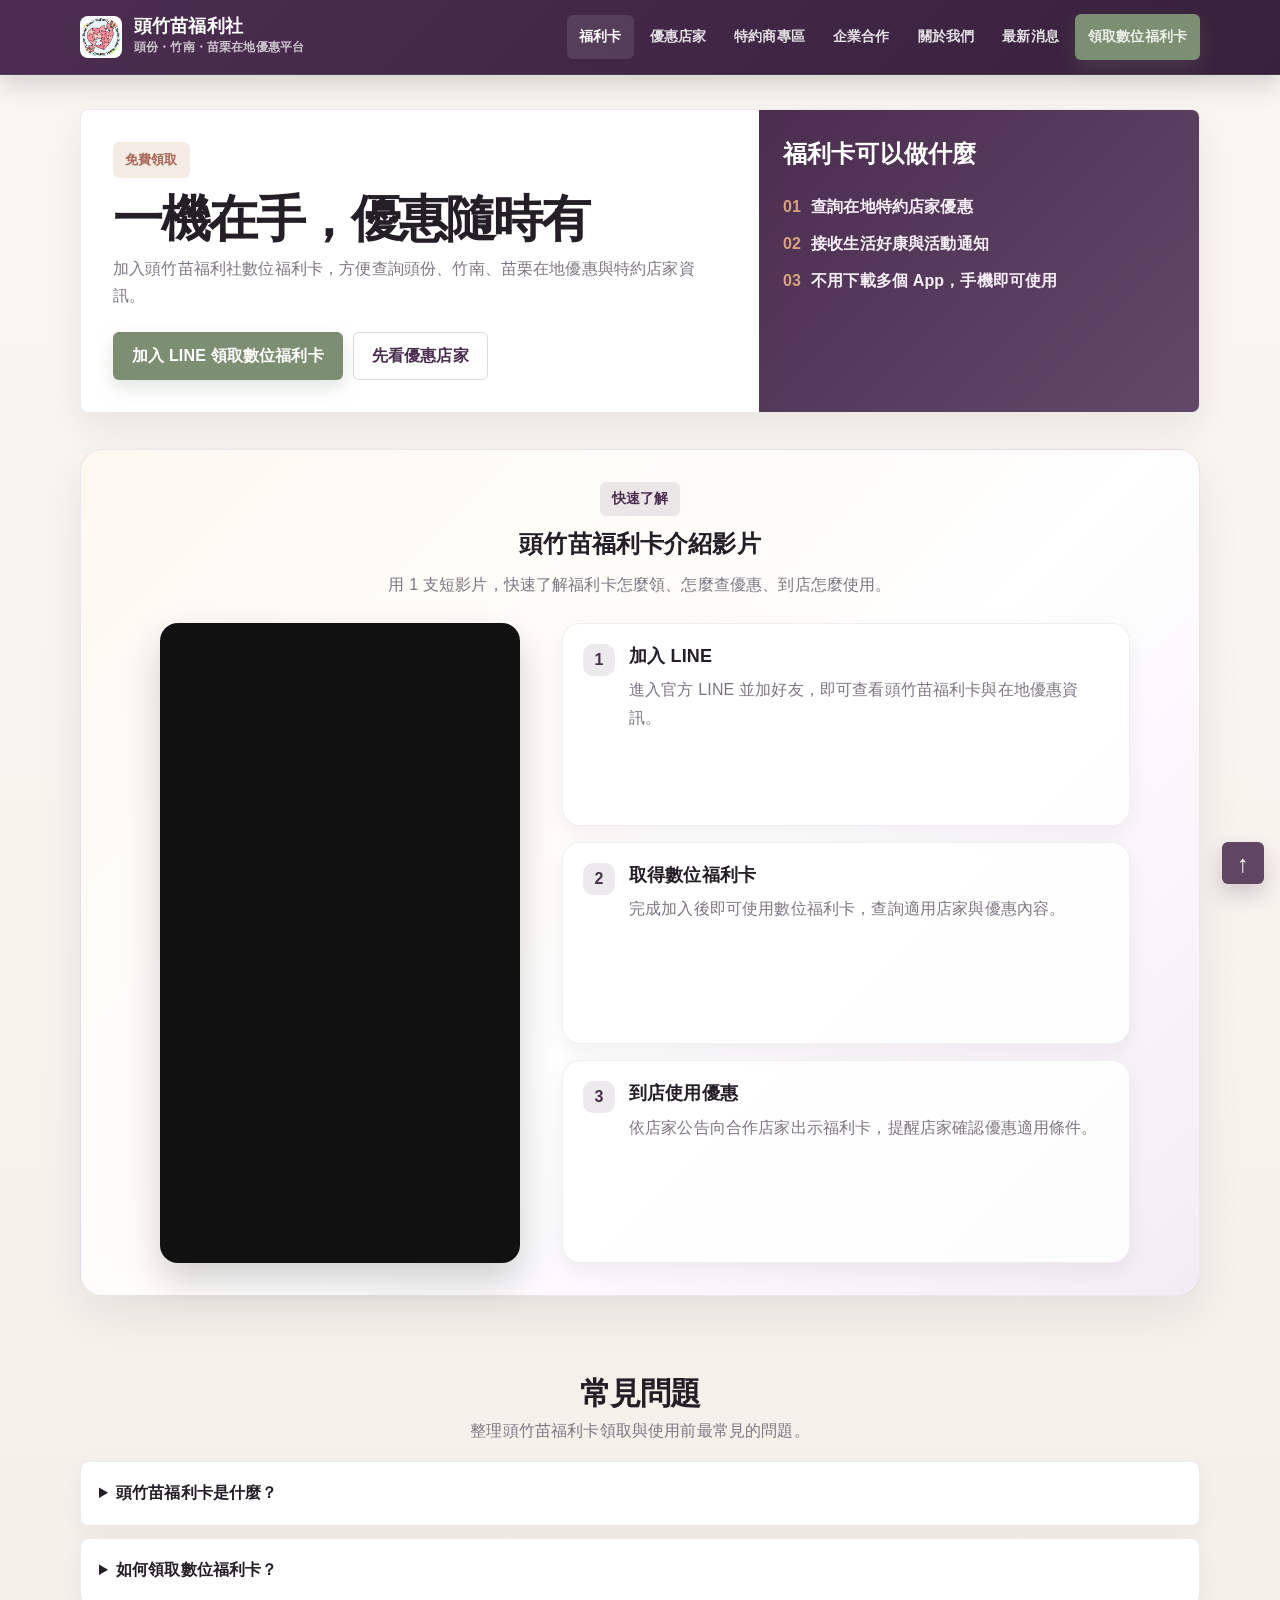
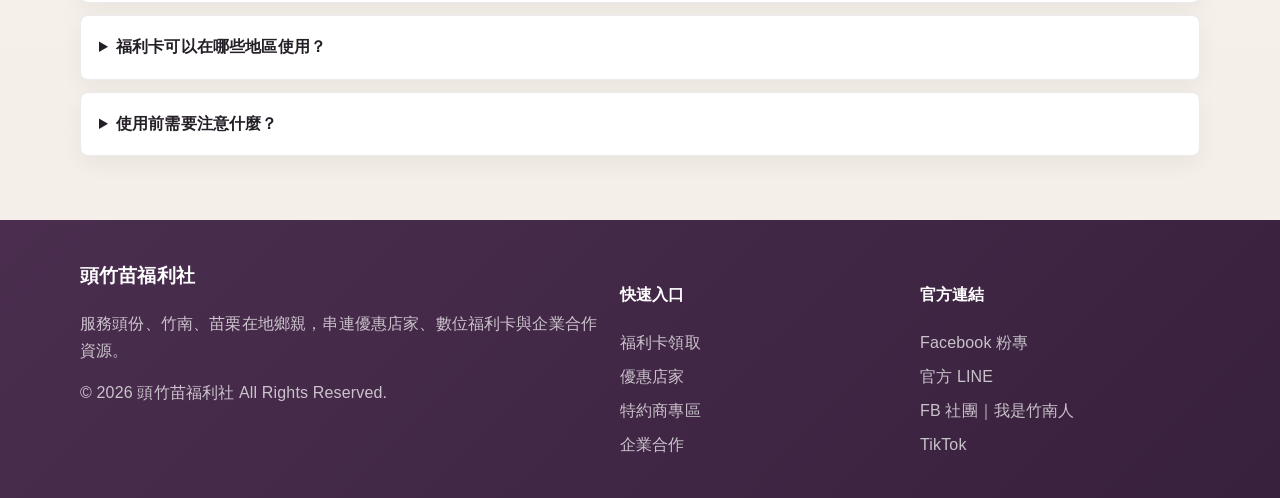
<file: card.html>
<!DOCTYPE html>
<html lang="zh-Hant">
<head>
<meta charset="UTF-8">
<meta name="viewport" content="width=device-width, initial-scale=1.0">
<title>福利卡領取｜頭竹苗福利社</title>
<meta name="description" content="免費領取頭竹苗福利社數位福利卡，查詢頭份、竹南、苗栗在地特約商優惠。">
<link rel="canonical" href="https://tzm.buyhappygo.com/card.html">
<meta property="og:type" content="website">
<meta property="og:site_name" content="頭竹苗福利社">
<meta property="og:title" content="福利卡領取｜頭竹苗福利社">
<meta property="og:description" content="免費領取頭竹苗福利社數位福利卡，查詢頭份、竹南、苗栗在地特約商優惠。">
<meta property="og:url" content="https://tzm.buyhappygo.com/card.html">
<meta property="og:image" content="https://tzm.buyhappygo.com/pics/og-image.jpg">
<meta property="og:image:width" content="1200">
<meta property="og:image:height" content="630">
<meta property="og:image:alt" content="頭竹苗福利社：頭份・竹南・苗栗在地優惠平台">
<meta property="og:locale" content="zh_TW">
<meta name="twitter:card" content="summary_large_image">
<meta name="theme-color" content="#4B2E4F">
<link rel="stylesheet" href="style.css?v=brand-logo-20260703-1">
<script async src="https://www.googletagmanager.com/gtag/js?id=G-5YNZ2NS7L2"></script>
<script>
  window.dataLayer = window.dataLayer || [];
  function gtag(){dataLayer.push(arguments);}
  gtag('js', new Date());
  gtag('config', 'G-5YNZ2NS7L2');
</script>
<script type="application/ld+json">
{
  "@context": "https://schema.org",
  "@type": "FAQPage",
  "mainEntity": [
    {"@type": "Question", "name": "頭竹苗福利卡是什麼？", "acceptedAnswer": {"@type": "Answer", "text": "頭竹苗福利卡是頭份、竹南、苗栗在地優惠平台提供的數位福利卡，方便民眾查詢合作店家與在地優惠。"}},
    {"@type": "Question", "name": "如何領取數位福利卡？", "acceptedAnswer": {"@type": "Answer", "text": "可透過官方 LINE 進入頭竹苗福利社，加入好友後查看數位福利卡與優惠店家資訊。"}},
    {"@type": "Question", "name": "福利卡可以在哪些地區使用？", "acceptedAnswer": {"@type": "Answer", "text": "目前以頭份、竹南、苗栗生活圈合作店家為主，實際優惠內容請以優惠店家查詢頁公告為準。"}},
    {"@type": "Question", "name": "使用前需要注意什麼？", "acceptedAnswer": {"@type": "Answer", "text": "建議消費前先確認店家營業時間與優惠條件；如遇臨時公休或營運調整，請以店家現場公告為準。"}}
  ]
}
</script>
</head>
<body>
<header class="site-header">
  <div class="container nav">
    <a class="brand" href="index.html"><span class="brand-mark"><img src="pics/logo/tzm0000.png" alt="頭竹苗福利社 Logo"></span><span class="brand-text"><strong>頭竹苗福利社</strong><span>頭份・竹南・苗栗在地優惠平台</span></span></a>
    <button class="menu-btn" id="menuBtn" type="button">選單</button>
    <nav class="nav-links" id="navLinks">
      <a href="card.html" class="active">福利卡</a><a href="shops.html">優惠店家</a><a href="merchant.html">特約商專區</a><a href="company.html">企業合作</a><a href="about.html">關於我們</a><a href="news.html">最新消息</a>
      <a class="btn btn-primary" href="card.html">領取數位福利卡</a>
    </nav>
  </div>
</header>
<main>
  <section class="page-hero">
    <div class="container page-hero-card">
      <div class="page-hero-copy">
        <span class="eyebrow">免費領取</span>
        <h1>一機在手，優惠隨時有</h1>
        <p>加入頭竹苗福利社數位福利卡，方便查詢頭份、竹南、苗栗在地優惠與特約店家資訊。</p>
        <div class="hero-actions"><a class="btn btn-primary" href="https://lin.ee/OuiR6gV" target="_blank" rel="noopener" data-ga-event="lead_generation_click" data-ga-category="conversion" data-ga-section="card_hero" data-ga-cta="加入 LINE 領取數位福利卡">加入 LINE 領取數位福利卡</a><a class="btn btn-outline" href="shops.html">先看優惠店家</a></div>
      </div>
      <div class="page-hero-side gradient-panel">
        <h2>福利卡可以做什麼</h2>
        <div class="list">
          <div class="list-item"><span>01</span><span>查詢在地特約店家優惠</span></div>
          <div class="list-item"><span>02</span><span>接收生活好康與活動通知</span></div>
          <div class="list-item"><span>03</span><span>不用下載多個 App，手機即可使用</span></div>
        </div>
      </div>
    </div>
  </section>
  <section class="section card-video-section">
    <div class="container">
      <div class="card-video-panel">
        <div class="section-heading">
          <span class="eyebrow">快速了解</span>
          <h2>頭竹苗福利卡介紹影片</h2>
          <p>用 1 支短影片，快速了解福利卡怎麼領、怎麼查優惠、到店怎麼使用。</p>
        </div>
        <div class="card-video-grid">
          <div class="card-video-frame">
            <iframe
              src="https://www.youtube.com/embed/JbixUlcG1vY"
              title="頭竹苗福利卡介紹影片"
              frameborder="0"
              allow="accelerometer; autoplay; clipboard-write; encrypted-media; gyroscope; picture-in-picture; web-share"
              allowfullscreen>
            </iframe>
          </div>
          <div class="card-video-steps">
            <article class="video-step-card">
              <span class="step-number">1</span>
              <div>
                <h3>加入 LINE</h3>
                <p>進入官方 LINE 並加好友，即可查看頭竹苗福利卡與在地優惠資訊。</p>
              </div>
            </article>
            <article class="video-step-card">
              <span class="step-number">2</span>
              <div>
                <h3>取得數位福利卡</h3>
                <p>完成加入後即可使用數位福利卡，查詢適用店家與優惠內容。</p>
              </div>
            </article>
            <article class="video-step-card">
              <span class="step-number">3</span>
              <div>
                <h3>到店使用優惠</h3>
                <p>依店家公告向合作店家出示福利卡，提醒店家確認優惠適用條件。</p>
              </div>
            </article>
          </div>
        </div>
      </div>
    </div>
  </section>
  <section class="section">
    <div class="container">
      <div class="section-head center"><h2>常見問題</h2><p>整理頭竹苗福利卡領取與使用前最常見的問題。</p></div>
      <div class="faq">
        <details><summary>頭竹苗福利卡是什麼？</summary><p>頭竹苗福利卡是頭份、竹南、苗栗在地優惠平台提供的數位福利卡，方便民眾查詢合作店家與在地優惠。</p></details>
        <details><summary>如何領取數位福利卡？</summary><p>可透過官方 LINE 進入頭竹苗福利社，加入好友後查看數位福利卡與優惠店家資訊。</p></details>
        <details><summary>福利卡可以在哪些地區使用？</summary><p>目前以頭份、竹南、苗栗生活圈合作店家為主，實際優惠內容請以優惠店家查詢頁公告為準。</p></details>
        <details><summary>使用前需要注意什麼？</summary><p>建議消費前先確認店家營業時間與優惠條件；如遇臨時公休或營運調整，請以店家現場公告為準。</p></details>
      </div>
    </div>
  </section>
</main>
<footer class="footer"><div class="container footer-grid"><div><h3>頭竹苗福利社</h3><p>服務頭份、竹南、苗栗在地鄉親，串連優惠店家、數位福利卡與企業合作資源。</p><p>© <span id="year"></span> 頭竹苗福利社 All Rights Reserved.</p></div><div><h4>快速入口</h4><div class="footer-links"><a href="card.html">福利卡領取</a><a href="shops.html">優惠店家</a><a href="merchant.html">特約商專區</a><a href="company.html">企業合作</a></div></div><div><h4>官方連結</h4><div class="footer-links"><a href="https://buyhappy.work/B2CEo" target="_blank" rel="noopener">Facebook 粉專</a><a href="https://lin.ee/OuiR6gV" target="_blank" rel="noopener">官方 LINE</a><a href="https://www.facebook.com/groups/tzcare" target="_blank" rel="noopener">FB 社團｜我是竹南人</a><a href="https://buyhappy.work/jmmDj" target="_blank" rel="noopener" data-ga-event="footer_tiktok_click" data-ga-section="footer" data-ga-cta="TikTok">TikTok</a></div></div></div></footer>
<button class="backtop" type="button" data-backtop>上</button>
<script src="main.js?v=logo-video-20260701-3"></script>
</body>
</html>
</file>
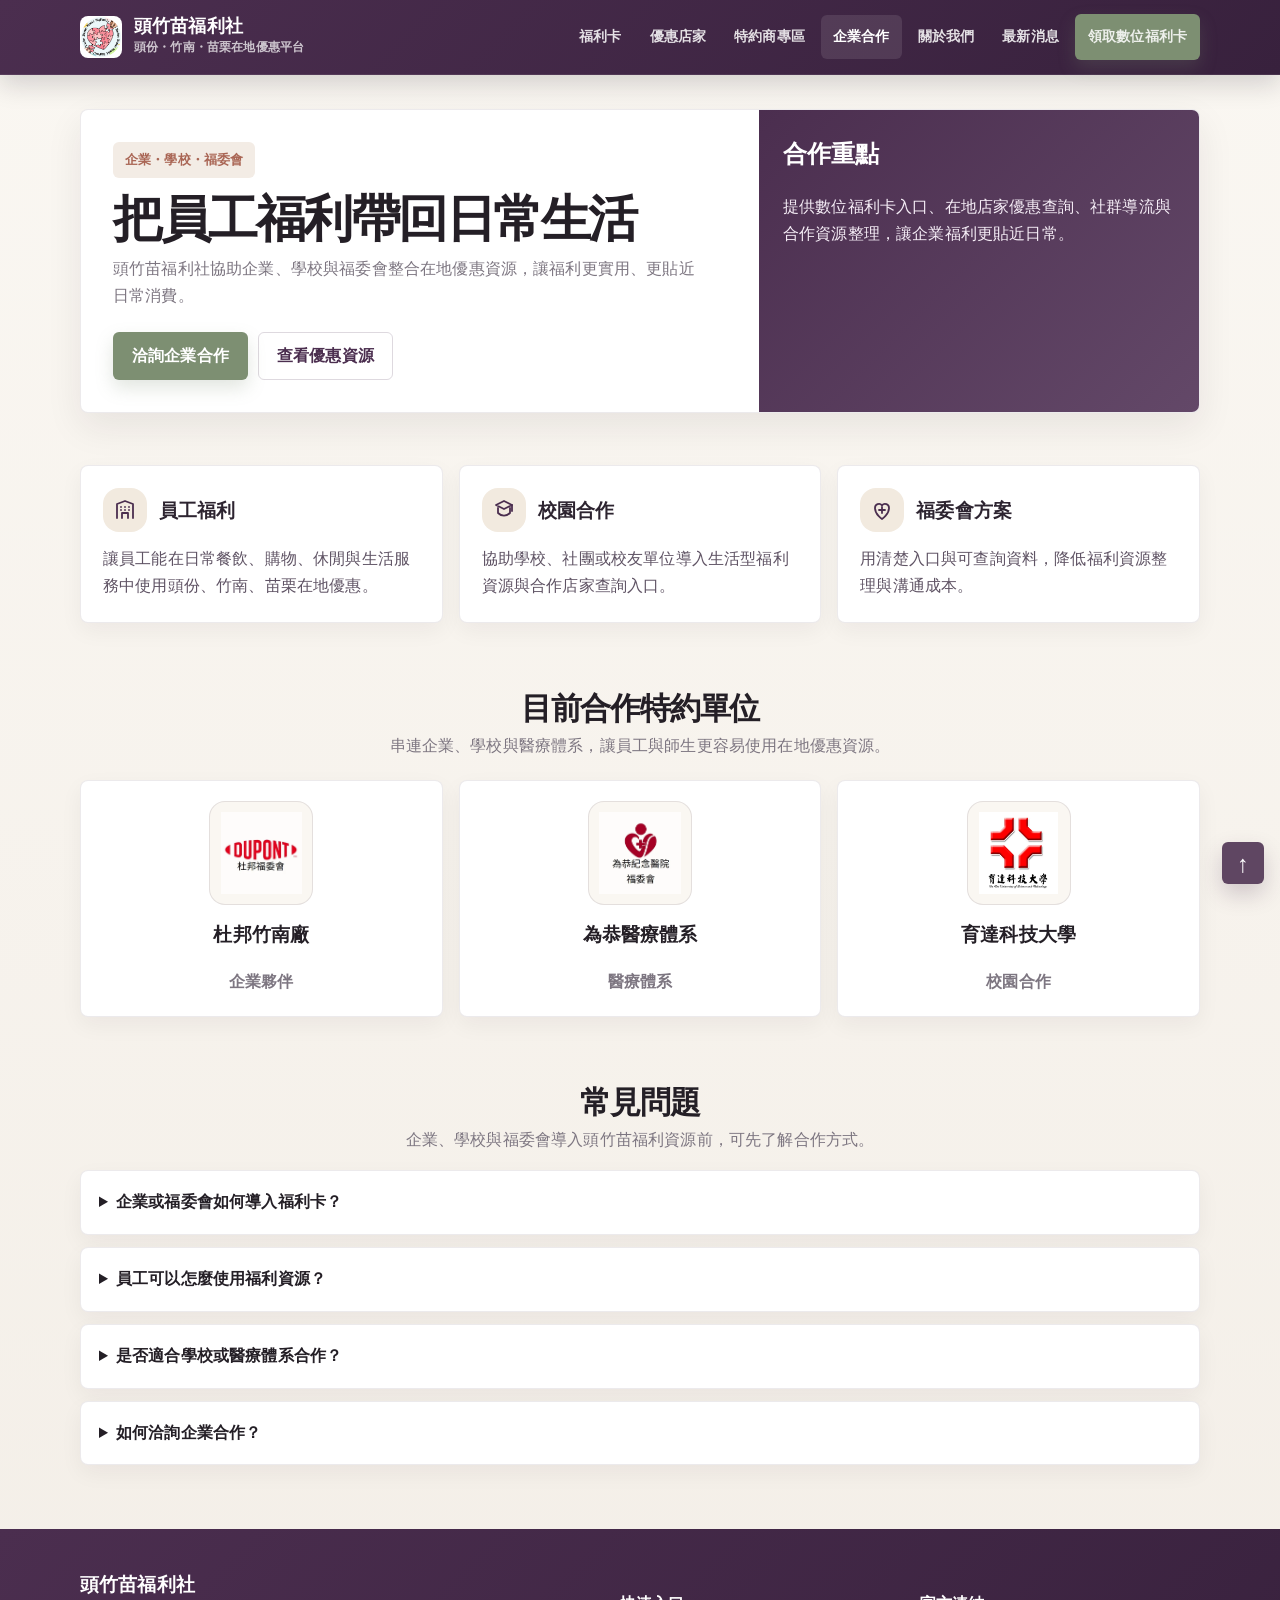
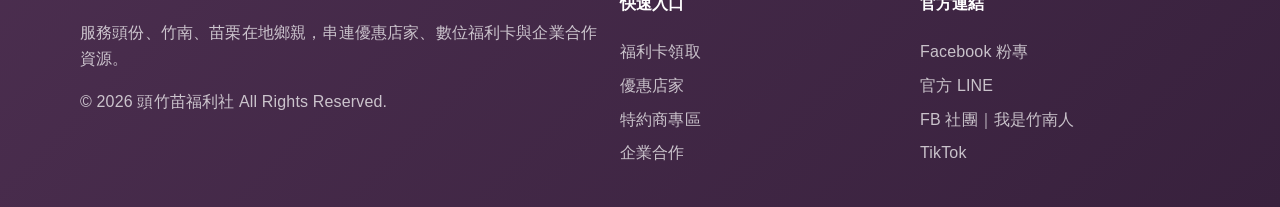
<file: company.html>
<!DOCTYPE html>
<html lang="zh-Hant">
<head>
<meta charset="UTF-8">
<meta name="viewport" content="width=device-width, initial-scale=1.0">
<title>企業合作與特約公司｜頭竹苗福利社</title>
<meta name="description" content="頭竹苗福利社協助企業、學校、福委會導入頭份、竹南、苗栗在地優惠、特約商店查詢與員工福利資源。">
<link rel="canonical" href="https://tzm.buyhappygo.com/company.html">
<meta property="og:type" content="website">
<meta property="og:site_name" content="頭竹苗福利社">
<meta property="og:title" content="企業合作與特約公司｜頭竹苗福利社">
<meta property="og:description" content="頭竹苗福利社協助企業、學校、福委會導入頭份、竹南、苗栗在地優惠、特約商店查詢與員工福利資源。">
<meta property="og:url" content="https://tzm.buyhappygo.com/company.html">
<meta property="og:image" content="https://tzm.buyhappygo.com/pics/og-image.jpg">
<meta property="og:image:width" content="1200">
<meta property="og:image:height" content="630">
<meta property="og:image:alt" content="頭竹苗福利社：頭份・竹南・苗栗在地優惠平台">
<meta property="og:locale" content="zh_TW">
<meta name="twitter:card" content="summary_large_image">
<meta name="theme-color" content="#4B2E4F">
<link rel="stylesheet" href="style.css?v=brand-logo-20260703-1">
<script type="application/ld+json">
{
  "@context": "https://schema.org",
  "@type": "FAQPage",
  "mainEntity": [
    {"@type": "Question", "name": "企業或福委會如何導入福利卡？", "acceptedAnswer": {"@type": "Answer", "text": "企業、學校或福委會可洽詢頭竹苗福利社，評估員工福利需求，導入頭份、竹南、苗栗合作店家與福利卡優惠查詢入口。"}},
    {"@type": "Question", "name": "員工可以怎麼使用福利資源？", "acceptedAnswer": {"@type": "Answer", "text": "員工可透過數位福利卡與特約商店查詢頁，依地區、分類或關鍵字找到在地優惠與合作店家資訊。"}},
    {"@type": "Question", "name": "是否適合學校或醫療體系合作？", "acceptedAnswer": {"@type": "Answer", "text": "適合。學校、醫療體系與大型單位可整合師生、員工或會員福利，讓福利資源更貼近日常生活。"}},
    {"@type": "Question", "name": "如何洽詢企業合作？", "acceptedAnswer": {"@type": "Answer", "text": "可透過企業合作頁的洽詢入口聯繫頭竹苗福利社，了解企業福委福利整合與在地優惠導入方式。"}}
  ]
}
</script>
<script async src="https://www.googletagmanager.com/gtag/js?id=G-5YNZ2NS7L2"></script>
<script>
  window.dataLayer = window.dataLayer || [];
  function gtag(){dataLayer.push(arguments);}
  gtag('js', new Date());
  gtag('config', 'G-5YNZ2NS7L2');
</script>
</head>
<body>
<header class="site-header"><div class="container nav"><a class="brand" href="index.html"><span class="brand-mark"><img src="pics/logo/tzm0000.png" alt="頭竹苗福利社 Logo"></span><span class="brand-text"><strong>頭竹苗福利社</strong><span>頭份・竹南・苗栗在地優惠平台</span></span></a><button class="menu-btn" id="menuBtn" type="button">選單</button><nav class="nav-links" id="navLinks"><a href="card.html">福利卡</a><a href="shops.html">優惠店家</a><a href="merchant.html">特約商專區</a><a href="company.html" class="active">企業合作</a><a href="about.html">關於我們</a><a href="news.html">最新消息</a><a class="btn btn-primary" href="card.html">領取數位福利卡</a></nav></div></header>
<main>
  <section class="page-hero">
    <div class="container page-hero-card">
      <div class="page-hero-copy">
        <span class="eyebrow">企業・學校・福委會</span>
        <h1>把員工福利帶回日常生活</h1>
        <p>頭竹苗福利社協助企業、學校與福委會整合在地優惠資源，讓福利更實用、更貼近日常消費。</p>
        <div class="hero-actions"><a class="btn btn-primary" href="https://lin.ee/OuiR6gV" target="_blank" rel="noopener" data-ga-event="lead_generation_click" data-ga-category="conversion" data-ga-section="company_hero" data-ga-cta="洽詢企業合作">洽詢企業合作</a><a class="btn btn-outline" href="shops.html">查看優惠資源</a></div>
      </div>
      <div class="page-hero-side gradient-panel"><h2>合作重點</h2><p>提供數位福利卡入口、在地店家優惠查詢、社群導流與合作資源整理，讓企業福利更貼近日常。</p></div>
    </div>
  </section>
  <section class="section">
    <div class="container grid-3">
      <article class="card info-card"><div class="info-card-head"><span class="feature-icon" aria-hidden="true"><svg viewBox="0 0 24 24"><path d="M4 20V6l8-3 8 3v14"/><path d="M9 20v-5h6v5"/><path d="M8 9h.01M12 9h.01M16 9h.01M8 12h.01M12 12h.01M16 12h.01"/></svg></span><h3>員工福利</h3></div><p>讓員工能在日常餐飲、購物、休閒與生活服務中使用頭份、竹南、苗栗在地優惠。</p></article>
      <article class="card info-card"><div class="info-card-head"><span class="feature-icon" aria-hidden="true"><svg viewBox="0 0 24 24"><path d="M4 7 12 3l8 4-8 4-8-4Z"/><path d="M6 10v5c1.8 1.8 4 2.7 6 2.7s4.2-.9 6-2.7v-5"/><path d="M20 7v6"/></svg></span><h3>校園合作</h3></div><p>協助學校、社團或校友單位導入生活型福利資源與合作店家查詢入口。</p></article>
      <article class="card info-card"><div class="info-card-head"><span class="feature-icon" aria-hidden="true"><svg viewBox="0 0 24 24"><path d="M12 21s-7-4.4-7-11a4 4 0 0 1 7-2.7A4 4 0 0 1 19 10c0 6.6-7 11-7 11Z"/><path d="M9 12h6"/><path d="M12 9v6"/></svg></span><h3>福委會方案</h3></div><p>用清楚入口與可查詢資料，降低福利資源整理與溝通成本。</p></article>
    </div>
  </section>
  <section class="section section-tight">
    <div class="container">
      <div class="section-head center"><h2>目前合作特約單位</h2><p>串連企業、學校與醫療體系，讓員工與師生更容易使用在地優惠資源。</p></div>
      <div class="partner-grid">
        <article class="partner-card"><div class="partner-logo"><img src="pics/logo/ptn-dupont-01.webp" alt="杜邦竹南廠 LOGO｜頭竹苗福利社特約公司" loading="lazy" decoding="async" onerror="this.hidden=true;this.nextElementSibling.hidden=false"><span hidden>杜邦</span></div><h3>杜邦竹南廠</h3><p>企業夥伴</p></article>
        <article class="partner-card"><div class="partner-logo"><img src="pics/logo/ptn-weigong-01.webp" alt="為恭醫療體系 LOGO｜頭竹苗福利社特約公司" loading="lazy" decoding="async" onerror="this.hidden=true;this.nextElementSibling.hidden=false"><span hidden>為恭</span></div><h3>為恭醫療體系</h3><p>醫療體系</p></article>
        <article class="partner-card"><div class="partner-logo"><img src="pics/logo/ptn-ydu-01.webp" alt="育達科技大學 LOGO｜頭竹苗福利社特約公司" loading="lazy" decoding="async" onerror="this.hidden=true;this.nextElementSibling.hidden=false"><span hidden>育達</span></div><h3>育達科技大學</h3><p>校園合作</p></article>
      </div>
    </div>
  </section>
  <section class="section">
    <div class="container">
      <div class="section-head center"><h2>常見問題</h2><p>企業、學校與福委會導入頭竹苗福利資源前，可先了解合作方式。</p></div>
      <div class="faq">
        <details><summary>企業或福委會如何導入福利卡？</summary><p>企業、學校或福委會可洽詢頭竹苗福利社，評估員工福利需求，導入頭份、竹南、苗栗合作店家與福利卡優惠查詢入口。</p></details>
        <details><summary>員工可以怎麼使用福利資源？</summary><p>員工可透過數位福利卡與特約商店查詢頁，依地區、分類或關鍵字找到在地優惠與合作店家資訊。</p></details>
        <details><summary>是否適合學校或醫療體系合作？</summary><p>適合。學校、醫療體系與大型單位可整合師生、員工或會員福利，讓福利資源更貼近日常生活。</p></details>
        <details><summary>如何洽詢企業合作？</summary><p>可透過企業合作頁的洽詢入口聯繫頭竹苗福利社，了解企業福委福利整合與在地優惠導入方式。</p></details>
      </div>
    </div>
  </section>
</main>
<footer class="footer"><div class="container footer-grid"><div><h3>頭竹苗福利社</h3><p>服務頭份、竹南、苗栗在地鄉親，串連優惠店家、數位福利卡與企業合作資源。</p><p>© <span id="year"></span> 頭竹苗福利社 All Rights Reserved.</p></div><div><h4>快速入口</h4><div class="footer-links"><a href="card.html">福利卡領取</a><a href="shops.html">優惠店家</a><a href="merchant.html">特約商專區</a><a href="company.html">企業合作</a></div></div><div><h4>官方連結</h4><div class="footer-links"><a href="https://buyhappy.work/B2CEo" target="_blank" rel="noopener">Facebook 粉專</a><a href="https://lin.ee/OuiR6gV" target="_blank" rel="noopener">官方 LINE</a><a href="https://www.facebook.com/groups/tzcare" target="_blank" rel="noopener">FB 社團｜我是竹南人</a><a href="https://buyhappy.work/jmmDj" target="_blank" rel="noopener" data-ga-event="footer_tiktok_click" data-ga-section="footer" data-ga-cta="TikTok">TikTok</a></div></div></div></footer>
<button class="backtop" type="button" data-backtop>上</button>
<script src="main.js?v=logo-video-20260701-3"></script>
</body>
</html>
</file>
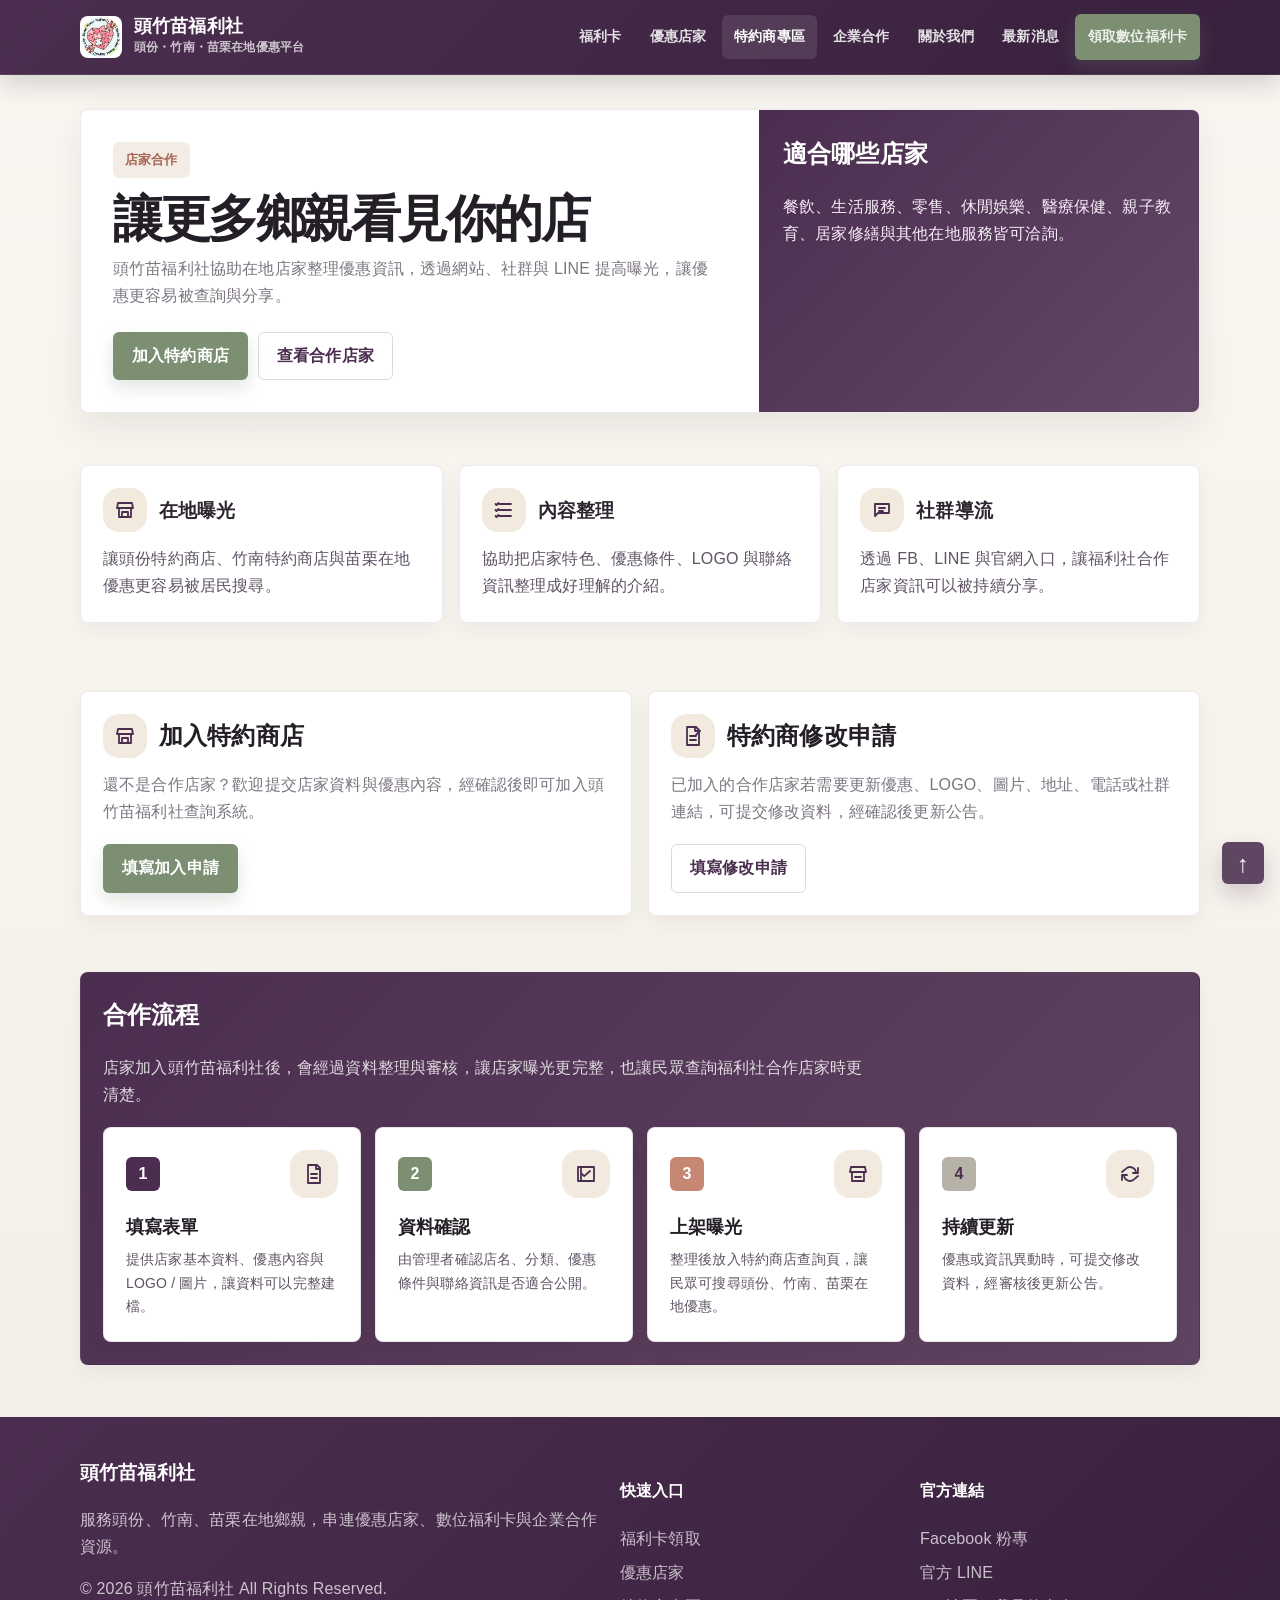
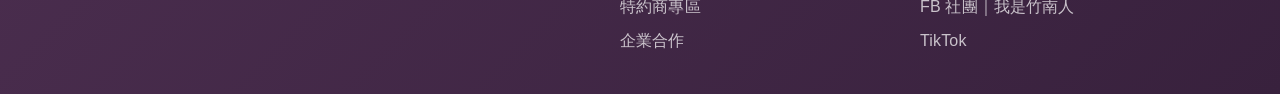
<file: merchant.html>
<!DOCTYPE html>
<html lang="zh-Hant">
<head>
<meta charset="UTF-8">
<meta name="viewport" content="width=device-width, initial-scale=1.0">
<title>特約商專區｜頭竹苗福利社</title>
<meta name="description" content="頭份、竹南、苗栗在地店家可申請加入頭竹苗福利社特約商，提高曝光並整理優惠資訊。">
<link rel="canonical" href="https://tzm.buyhappygo.com/merchant.html">
<meta property="og:type" content="website">
<meta property="og:site_name" content="頭竹苗福利社">
<meta property="og:title" content="特約商專區｜頭竹苗福利社">
<meta property="og:description" content="頭份、竹南、苗栗在地店家可申請加入頭竹苗福利社特約商，提高曝光並整理優惠資訊。">
<meta property="og:url" content="https://tzm.buyhappygo.com/merchant.html">
<meta property="og:image" content="https://tzm.buyhappygo.com/pics/og-image.jpg">
<meta property="og:image:width" content="1200">
<meta property="og:image:height" content="630">
<meta property="og:image:alt" content="頭竹苗福利社：頭份・竹南・苗栗在地優惠平台">
<meta property="og:locale" content="zh_TW">
<meta name="twitter:card" content="summary_large_image">
<meta name="theme-color" content="#4B2E4F">
<link rel="stylesheet" href="style.css?v=brand-logo-20260703-1">
<script async src="https://www.googletagmanager.com/gtag/js?id=G-5YNZ2NS7L2"></script>
<script>
  window.dataLayer = window.dataLayer || [];
  function gtag(){dataLayer.push(arguments);}
  gtag('js', new Date());
  gtag('config', 'G-5YNZ2NS7L2');
</script>
</head>
<body>
<header class="site-header"><div class="container nav"><a class="brand" href="index.html"><span class="brand-mark"><img src="pics/logo/tzm0000.png" alt="頭竹苗福利社 Logo"></span><span class="brand-text"><strong>頭竹苗福利社</strong><span>頭份・竹南・苗栗在地優惠平台</span></span></a><button class="menu-btn" id="menuBtn" type="button">選單</button><nav class="nav-links" id="navLinks"><a href="card.html">福利卡</a><a href="shops.html">優惠店家</a><a href="merchant.html" class="active">特約商專區</a><a href="company.html">企業合作</a><a href="about.html">關於我們</a><a href="news.html">最新消息</a><a class="btn btn-primary" href="card.html">領取數位福利卡</a></nav></div></header>
<main>
  <section class="page-hero">
    <div class="container page-hero-card">
      <div class="page-hero-copy">
        <span class="eyebrow">店家合作</span>
        <h1>讓更多鄉親看見你的店</h1>
        <p>頭竹苗福利社協助在地店家整理優惠資訊，透過網站、社群與 LINE 提高曝光，讓優惠更容易被查詢與分享。</p>
        <div class="hero-actions"><a class="btn btn-primary" href="https://buyhappy.work/EZ17P" target="_blank" rel="noopener" data-ga-event="merchant_apply_click" data-ga-cta="加入特約商店" data-ga-section="merchant_cta">加入特約商店</a><a class="btn btn-outline" href="shops.html">查看合作店家</a></div>
      </div>
      <div class="page-hero-side gradient-panel"><h2>適合哪些店家</h2><p>餐飲、生活服務、零售、休閒娛樂、醫療保健、親子教育、居家修繕與其他在地服務皆可洽詢。</p></div>
    </div>
  </section>
  <section class="section">
    <div class="container grid-3">
      <article class="card info-card"><div class="info-card-head"><span class="feature-icon" aria-hidden="true"><svg viewBox="0 0 24 24"><path d="M4 10h16l-1-5H5l-1 5Z"/><path d="M6 10v9h12v-9"/><path d="M9 19v-5h6v5"/></svg></span><h3>在地曝光</h3></div><p>讓頭份特約商店、竹南特約商店與苗栗在地優惠更容易被居民搜尋。</p></article>
      <article class="card info-card"><div class="info-card-head"><span class="feature-icon" aria-hidden="true"><svg viewBox="0 0 24 24"><path d="M7 6h12"/><path d="M7 12h12"/><path d="M7 18h12"/><path d="m3.5 6 1 1 2-2"/><path d="m3.5 12 1 1 2-2"/><path d="m3.5 18 1 1 2-2"/></svg></span><h3>內容整理</h3></div><p>協助把店家特色、優惠條件、LOGO 與聯絡資訊整理成好理解的介紹。</p></article>
      <article class="card info-card"><div class="info-card-head"><span class="feature-icon" aria-hidden="true"><svg viewBox="0 0 24 24"><path d="M5 6h14v9H8l-3 3V6Z"/><path d="M9 10h6"/><path d="M9 13h4"/></svg></span><h3>社群導流</h3></div><p>透過 FB、LINE 與官網入口，讓福利社合作店家資訊可以被持續分享。</p></article>
    </div>
  </section>
  <section class="section section-tight">
    <div class="container merchant-cta-grid">
      <article class="merchant-cta-card">
        <div class="card-title-row"><span class="feature-icon" aria-hidden="true"><svg viewBox="0 0 24 24"><path d="M4 10h16l-1-5H5l-1 5Z"/><path d="M6 10v9h12v-9"/><path d="M9 19v-5h6v5"/></svg></span><h2>加入特約商店</h2></div>
        <p>還不是合作店家？歡迎提交店家資料與優惠內容，經確認後即可加入頭竹苗福利社查詢系統。</p>
        <a class="btn btn-primary" href="https://buyhappy.work/EZ17P" target="_blank" rel="noopener" data-ga-event="merchant_apply_click" data-ga-cta="填寫加入申請" data-ga-section="merchant_cta">填寫加入申請</a>
      </article>
      <article class="merchant-cta-card">
        <div class="card-title-row"><span class="feature-icon" aria-hidden="true"><svg viewBox="0 0 24 24"><path d="M6 3h9l3 3v15H6V3Z"/><path d="M14 3v4h4"/><path d="M9 12h6"/><path d="M9 16h6"/><path d="m15 11 4-4"/></svg></span><h2>特約商修改申請</h2></div>
        <p>已加入的合作店家若需要更新優惠、LOGO、圖片、地址、電話或社群連結，可提交修改資料，經確認後更新公告。</p>
        <a class="btn btn-outline" href="https://buyhappy.work/EZ17P" target="_blank" rel="noopener" data-ga-event="merchant_edit_request_click" data-ga-cta="填寫修改申請" data-ga-section="merchant_cta">填寫修改申請</a>
      </article>
    </div>
  </section>
  <section class="section section-tight">
    <div class="container panel dark gradient-panel process-section"><h2>合作流程</h2><p>店家加入頭竹苗福利社後，會經過資料整理與審核，讓店家曝光更完整，也讓民眾查詢福利社合作店家時更清楚。</p><div class="process-grid process-flow"><div class="step process-card"><div class="process-card-top"><span class="step-number">1</span><span class="process-icon" aria-hidden="true"><svg viewBox="0 0 24 24"><path d="M6 3h9l3 3v15H6V3Z"/><path d="M14 3v4h4"/><path d="M9 12h6"/><path d="M9 16h6"/></svg></span></div><h3>填寫表單</h3><p>提供店家基本資料、優惠內容與 LOGO / 圖片，讓資料可以完整建檔。</p></div><div class="step process-card"><div class="process-card-top"><span class="step-number">2</span><span class="process-icon" aria-hidden="true"><svg viewBox="0 0 24 24"><path d="M4 5h16v14H4V5Z"/><path d="m8 12 2.2 2.2L16 9"/><path d="M7 19V5"/></svg></span></div><h3>資料確認</h3><p>由管理者確認店名、分類、優惠條件與聯絡資訊是否適合公開。</p></div><div class="step process-card"><div class="process-card-top"><span class="step-number">3</span><span class="process-icon" aria-hidden="true"><svg viewBox="0 0 24 24"><path d="M4 10h16l-1-5H5l-1 5Z"/><path d="M6 10v9h12v-9"/><path d="M9 15h6"/></svg></span></div><h3>上架曝光</h3><p>整理後放入特約商店查詢頁，讓民眾可搜尋頭份、竹南、苗栗在地優惠。</p></div><div class="step process-card"><div class="process-card-top"><span class="step-number">4</span><span class="process-icon" aria-hidden="true"><svg viewBox="0 0 24 24"><path d="M20 6v5h-5"/><path d="M4 18v-5h5"/><path d="M18 11a6 6 0 0 0-10-4.4L4 10"/><path d="M6 13a6 6 0 0 0 10 4.4l4-3.4"/></svg></span></div><h3>持續更新</h3><p>優惠或資訊異動時，可提交修改資料，經審核後更新公告。</p></div></div></div>
  </section>
</main>
<footer class="footer"><div class="container footer-grid"><div><h3>頭竹苗福利社</h3><p>服務頭份、竹南、苗栗在地鄉親，串連優惠店家、數位福利卡與企業合作資源。</p><p>© <span id="year"></span> 頭竹苗福利社 All Rights Reserved.</p></div><div><h4>快速入口</h4><div class="footer-links"><a href="card.html">福利卡領取</a><a href="shops.html">優惠店家</a><a href="merchant.html">特約商專區</a><a href="company.html">企業合作</a></div></div><div><h4>官方連結</h4><div class="footer-links"><a href="https://buyhappy.work/B2CEo" target="_blank" rel="noopener">Facebook 粉專</a><a href="https://lin.ee/OuiR6gV" target="_blank" rel="noopener">官方 LINE</a><a href="https://www.facebook.com/groups/tzcare" target="_blank" rel="noopener">FB 社團｜我是竹南人</a><a href="https://buyhappy.work/jmmDj" target="_blank" rel="noopener" data-ga-event="footer_tiktok_click" data-ga-section="footer" data-ga-cta="TikTok">TikTok</a></div></div></div></footer>
<button class="backtop" type="button" data-backtop>上</button>
<script src="main.js?v=logo-video-20260701-3"></script>
</body>
</html>
</file>
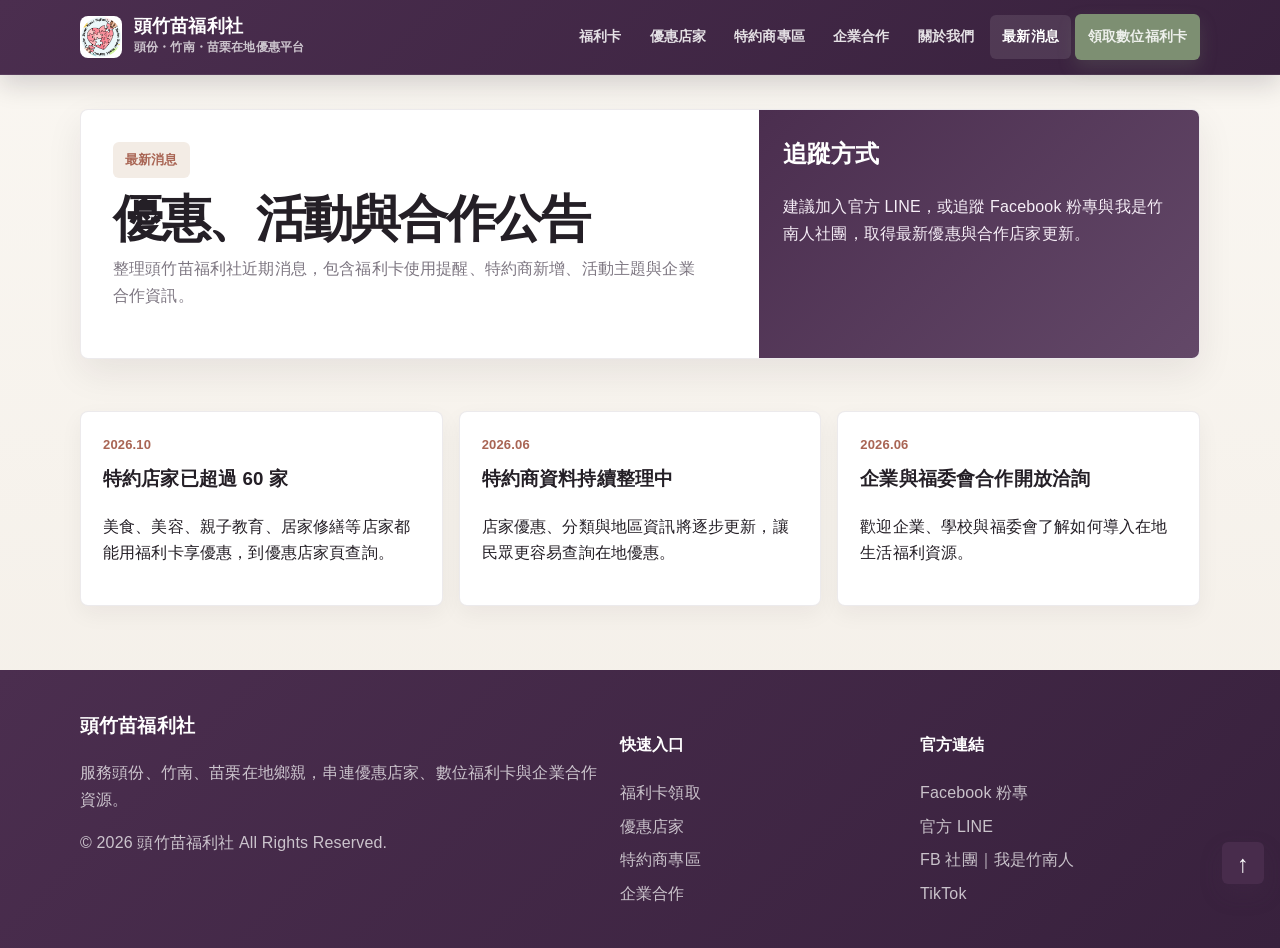
<file: news.html>
<!DOCTYPE html>
<html lang="zh-Hant">
<head>
<meta charset="UTF-8">
<meta name="viewport" content="width=device-width, initial-scale=1.0">
<title>最新消息｜頭竹苗福利社</title>
<meta name="description" content="查看頭竹苗福利社最新活動、特約商公告、福利卡消息與在地優惠資訊。">
<link rel="canonical" href="https://tzm.buyhappygo.com/news.html">
<meta property="og:type" content="website">
<meta property="og:site_name" content="頭竹苗福利社">
<meta property="og:title" content="最新消息｜頭竹苗福利社">
<meta property="og:description" content="查看頭竹苗福利社最新活動、特約商公告、福利卡消息與在地優惠資訊。">
<meta property="og:url" content="https://tzm.buyhappygo.com/news.html">
<meta property="og:image" content="https://tzm.buyhappygo.com/pics/og-image.jpg">
<meta property="og:image:width" content="1200">
<meta property="og:image:height" content="630">
<meta property="og:image:alt" content="頭竹苗福利社：頭份・竹南・苗栗在地優惠平台">
<meta property="og:locale" content="zh_TW">
<meta name="twitter:card" content="summary_large_image">
<meta name="theme-color" content="#4B2E4F">
<link rel="stylesheet" href="style.css?v=brand-logo-20260703-1">
<script async src="https://www.googletagmanager.com/gtag/js?id=G-5YNZ2NS7L2"></script>
<script>
  window.dataLayer = window.dataLayer || [];
  function gtag(){dataLayer.push(arguments);}
  gtag('js', new Date());
  gtag('config', 'G-5YNZ2NS7L2');
</script>
</head>
<body>
<header class="site-header"><div class="container nav"><a class="brand" href="index.html"><span class="brand-mark"><img src="pics/logo/tzm0000.png" alt="頭竹苗福利社 Logo"></span><span class="brand-text"><strong>頭竹苗福利社</strong><span>頭份・竹南・苗栗在地優惠平台</span></span></a><button class="menu-btn" id="menuBtn" type="button">選單</button><nav class="nav-links" id="navLinks"><a href="card.html">福利卡</a><a href="shops.html">優惠店家</a><a href="merchant.html">特約商專區</a><a href="company.html">企業合作</a><a href="about.html">關於我們</a><a href="news.html" class="active">最新消息</a><a class="btn btn-primary" href="card.html">領取數位福利卡</a></nav></div></header>
<main>
  <section class="page-hero">
    <div class="container page-hero-card">
      <div class="page-hero-copy">
        <span class="eyebrow">最新消息</span>
        <h1>優惠、活動與合作公告</h1>
        <p>整理頭竹苗福利社近期消息，包含福利卡使用提醒、特約商新增、活動主題與企業合作資訊。</p>
      </div>
      <div class="page-hero-side gradient-panel"><h2>追蹤方式</h2><p>建議加入官方 LINE，或追蹤 Facebook 粉專與我是竹南人社團，取得最新優惠與合作店家更新。</p></div>
    </div>
  </section>
  <section class="section">
    <div class="container news-grid">
      <article class="news-card"><div class="news-date">2026.10</div><h3>特約店家已超過 60 家</h3><p>美食、美容、親子教育、居家修繕等店家都能用福利卡享優惠，<a href="shops.html">到優惠店家頁查詢</a>。</p></article>
      <article class="news-card"><div class="news-date">2026.06</div><h3>特約商資料持續整理中</h3><p>店家優惠、分類與地區資訊將逐步更新，讓民眾更容易查詢在地優惠。</p></article>
      <article class="news-card"><div class="news-date">2026.06</div><h3>企業與福委會合作開放洽詢</h3><p>歡迎企業、學校與福委會了解如何導入在地生活福利資源。</p></article>
    </div>
  </section>
</main>
<footer class="footer"><div class="container footer-grid"><div><h3>頭竹苗福利社</h3><p>服務頭份、竹南、苗栗在地鄉親，串連優惠店家、數位福利卡與企業合作資源。</p><p>© <span id="year"></span> 頭竹苗福利社 All Rights Reserved.</p></div><div><h4>快速入口</h4><div class="footer-links"><a href="card.html">福利卡領取</a><a href="shops.html">優惠店家</a><a href="merchant.html">特約商專區</a><a href="company.html">企業合作</a></div></div><div><h4>官方連結</h4><div class="footer-links"><a href="https://buyhappy.work/B2CEo" target="_blank" rel="noopener">Facebook 粉專</a><a href="https://lin.ee/OuiR6gV" target="_blank" rel="noopener">官方 LINE</a><a href="https://www.facebook.com/groups/tzcare" target="_blank" rel="noopener">FB 社團｜我是竹南人</a><a href="https://buyhappy.work/jmmDj" target="_blank" rel="noopener" data-ga-event="footer_tiktok_click" data-ga-section="footer" data-ga-cta="TikTok">TikTok</a></div></div></div></footer>
<button class="backtop" type="button" data-backtop>上</button>
<script src="main.js?v=logo-video-20260701-3"></script>
</body>
</html>
</file>
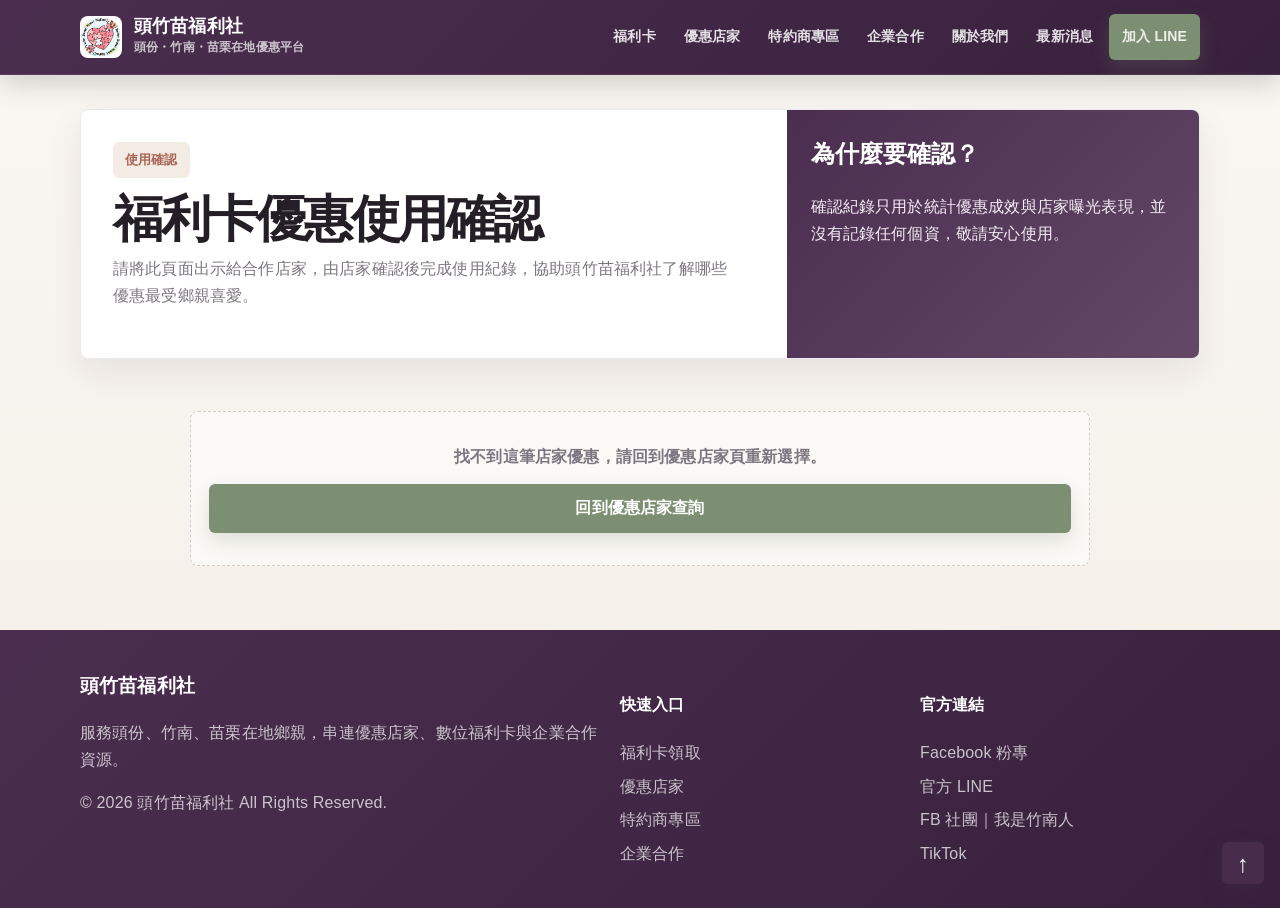
<file: redeem.html>
<!DOCTYPE html>
<html lang="zh-Hant">
<head>
<meta charset="UTF-8">
<meta name="viewport" content="width=device-width, initial-scale=1.0">
<title>使用優惠確認｜頭竹苗福利社</title>
<meta name="description" content="出示頭竹苗福利社特約商店優惠確認頁，由店家確認後記錄優惠使用成效。">
<meta name="robots" content="noindex, follow">
<link rel="canonical" href="https://tzm.buyhappygo.com/redeem.html">
<meta property="og:type" content="website">
<meta property="og:site_name" content="頭竹苗福利社">
<meta property="og:title" content="使用優惠確認｜頭竹苗福利社">
<meta property="og:description" content="出示頭竹苗福利社特約商店優惠確認頁，由店家確認後記錄優惠使用成效。">
<meta property="og:url" content="https://tzm.buyhappygo.com/redeem.html">
<meta property="og:image" content="https://tzm.buyhappygo.com/pics/og-image.jpg">
<meta property="og:image:width" content="1200">
<meta property="og:image:height" content="630">
<meta property="og:image:alt" content="頭竹苗福利社：頭份・竹南・苗栗在地優惠平台">
<meta property="og:locale" content="zh_TW">
<meta name="twitter:card" content="summary_large_image">
<meta name="theme-color" content="#4B2E4F">
<link rel="stylesheet" href="style.css?v=brand-logo-20260703-1">
<script async src="https://www.googletagmanager.com/gtag/js?id=G-5YNZ2NS7L2"></script>
<script>
  window.dataLayer = window.dataLayer || [];
  function gtag(){dataLayer.push(arguments);}
  gtag('js', new Date());
  gtag('config', 'G-5YNZ2NS7L2');
</script>
</head>
<body>
<header class="site-header">
  <div class="container nav">
    <a class="brand" href="index.html"><span class="brand-mark"><img src="pics/logo/tzm0000.png" alt="頭竹苗福利社 Logo"></span><span class="brand-text"><strong>頭竹苗福利社</strong><span>頭份・竹南・苗栗在地優惠平台</span></span></a>
    <button class="menu-btn" id="menuBtn" type="button">選單</button>
    <nav class="nav-links" id="navLinks">
      <a href="card.html">福利卡</a>
      <a href="shops.html">優惠店家</a>
      <a href="merchant.html">特約商專區</a>
      <a href="company.html">企業合作</a>
      <a href="about.html">關於我們</a>
      <a href="news.html">最新消息</a>
      <a class="btn btn-primary" href="https://lin.ee/OuiR6gV" target="_blank" rel="noopener" data-ga-event="lead_generation_click" data-ga-category="conversion" data-ga-section="redeem_header" data-ga-cta="加入 LINE">加入 LINE</a>
    </nav>
  </div>
</header>

<main>
  <section class="page-hero redeem-hero">
    <div class="container page-hero-card">
      <div class="page-hero-copy">
        <span class="eyebrow">使用確認</span>
        <h1>福利卡優惠使用確認</h1>
        <p>請將此頁面出示給合作店家，由店家確認後完成使用紀錄，協助頭竹苗福利社了解哪些優惠最受鄉親喜愛。</p>
      </div>
      <div class="page-hero-side gradient-panel">
        <h2>為什麼要確認？</h2>
        <p>確認紀錄只用於統計優惠成效與店家曝光表現，並沒有記錄任何個資，敬請安心使用。</p>
      </div>
    </div>
  </section>

  <section class="section">
    <div class="container">
      <div class="redeem-panel" id="redeemApp">
        <div class="redeem-loading">正在載入優惠資料...</div>
      </div>
    </div>
  </section>
</main>

<footer class="footer">
  <div class="container footer-grid">
    <div>
      <h3>頭竹苗福利社</h3>
      <p>服務頭份、竹南、苗栗在地鄉親，串連優惠店家、數位福利卡與企業合作資源。</p>
      <p>© <span id="year"></span> 頭竹苗福利社 All Rights Reserved.</p>
    </div>
    <div>
      <h4>快速入口</h4>
      <div class="footer-links">
        <a href="card.html">福利卡領取</a>
        <a href="shops.html">優惠店家</a>
        <a href="merchant.html">特約商專區</a>
        <a href="company.html">企業合作</a>
      </div>
    </div>
    <div>
      <h4>官方連結</h4>
      <div class="footer-links">
        <a href="https://buyhappy.work/B2CEo" target="_blank" rel="noopener">Facebook 粉專</a>
        <a href="https://lin.ee/OuiR6gV" target="_blank" rel="noopener">官方 LINE</a>
        <a href="https://www.facebook.com/groups/tzcare" target="_blank" rel="noopener">FB 社團｜我是竹南人</a>
        <a href="https://buyhappy.work/jmmDj" target="_blank" rel="noopener" data-ga-event="footer_tiktok_click" data-ga-section="footer" data-ga-cta="TikTok">TikTok</a>
      </div>
    </div>
  </div>
</footer>

<button class="backtop" type="button" data-backtop>上</button>

<script>
  window.TZM_REDEEM_LOG_URL = "https://script.google.com/macros/s/AKfycbxRIaOHNHR3M5JKFiFdf20kun2UvNpzAJneVKe8gZ3hrpHc9yX1EByF6dlPdSnw59ia/exec";
</script>
<script src="main.js?v=redeem-compact-20260702-1"></script>
<script src="redeem.js?v=redeem-compact-20260702-1"></script>
</body>
</html>
</file>
<file: style.css>
/* FIG3 CLEAN REBUILD v3
   Style: deep eggplant purple + sage green + clay rose + warm stone.
   Mature local-brand UI with compact radii.
*/

:root{
  --bg:#F3EEE7;
  --surface:#FFFFFF;
  --surface-soft:#FAF7F2;
  --ink:#241F26;
  --text:#4F4853;
  --muted:#7D7681;
  --line:rgba(67,49,71,.12);

  --purple:#4B2E4F;
  --purple-dark:#38213D;
  --sage:#7D8F72;
  --sage-dark:#667A5C;
  --clay:#C68873;
  --clay-dark:#A96554;
  --stone:#B7B2A7;
  --radius-card:8px;
  --radius-btn:6px;
  --shadow:0 14px 36px rgba(36,26,38,.08);
  --shadow-sm:0 8px 22px rgba(36,26,38,.05);
  --container:1120px;
}

*{box-sizing:border-box}
html{scroll-behavior:smooth}
body{
  margin:0;
  background:linear-gradient(180deg,#FAF7F2 0%,var(--bg) 100%);
  color:var(--ink);
  font-family:"Noto Sans TC","Microsoft JhengHei","PingFang TC",sans-serif;
  line-height:1.68;
  letter-spacing:.01em;
}
a{color:inherit;text-decoration:none}
img{display:block;max-width:100%}
button,input,select,textarea{font:inherit}
.container{width:min(var(--container),calc(100% - 36px));margin:auto}
h1,h2,h3,p{margin-top:0}

.site-header{
  position:sticky;top:0;z-index:90;
  background:linear-gradient(135deg,var(--purple),var(--purple-dark));
  border-bottom:1px solid rgba(255,255,255,.08);
  box-shadow:0 10px 24px rgba(26,19,28,.16);
}
.nav{min-height:74px;display:flex;align-items:center;justify-content:space-between;gap:16px}
.brand{display:flex;align-items:center;gap:12px}
.brand-mark{
  width:42px;height:42px;border-radius:6px;
  display:grid;place-items:center;
  overflow:hidden;
  background:#fff;
  border:1px solid rgba(255,255,255,.16);
}
.brand-mark img{width:100%;height:100%;object-fit:contain}
.brand-text strong{display:block;color:#fff;font-size:18px;line-height:1.1;font-weight:900}
.brand-text span{display:block;color:rgba(255,255,255,.72);font-size:12px;font-weight:700}

.nav-links{display:flex;align-items:center;gap:4px}
.nav-links a{
  color:rgba(255,255,255,.86);
  font-size:14px;font-weight:850;
  padding:10px 12px;
  border-radius:6px;
}
.nav-links a:hover,.nav-links a.active{background:rgba(255,255,255,.10);color:#fff}
.menu-btn{
  display:none;
  padding:9px 13px;
  border-radius:6px;
  border:1px solid rgba(255,255,255,.16);
  background:rgba(255,255,255,.06);
  color:#fff;font-weight:900;
}

.btn{
  display:inline-flex;align-items:center;justify-content:center;gap:8px;
  min-height:40px;
  padding:10px 18px;
  border-radius:6px;
  border:1px solid transparent;
  cursor:pointer;
  transition:.18s ease;
  font-weight:900;
  white-space:nowrap;
}
.btn:hover{transform:translateY(-1px)}
.btn-primary{background:var(--sage);color:#fff;box-shadow:0 8px 18px rgba(125,143,114,.22)}
.btn-primary:hover{background:var(--sage-dark)}
.btn-dark{background:var(--purple);color:#fff;box-shadow:0 8px 18px rgba(75,46,79,.18)}
.btn-dark:hover{background:var(--purple-dark)}
.btn-soft{background:#fff;color:var(--clay-dark);border-color:rgba(198,136,115,.34)}
.btn-soft:hover{background:#FFF7F3}
.btn-outline{background:transparent;color:var(--purple);border-color:rgba(75,46,79,.18)}
.btn-line{background:#06C755;color:#fff}
.btn-redeem{background:#06C755;color:#fff;box-shadow:0 8px 18px rgba(6,199,85,.20)}
.btn-redeem:hover{background:#05B84F}

/* Home hero */
.page-shell{padding:20px 0 0}
.hero-wrap{
  background:var(--surface);
  border:1px solid var(--line);
  border-radius:8px;
  overflow:hidden;
  box-shadow:var(--shadow);
}
.hero{
  display:grid;
  grid-template-columns:1fr 1.1fr;
  align-items:stretch;
  min-height:340px;
}
.hero-copy{
  padding:40px 34px 32px;
  background:linear-gradient(180deg,#FFFDFA 0%,#F8F3EC 100%);
}
.hero-kicker{
  display:inline-flex;align-items:center;gap:8px;
  padding:7px 12px;
  border-radius:6px;
  background:#F0ECE3;
  color:var(--sage-dark);
  border:1px solid rgba(125,143,114,.16);
  font-size:13px;font-weight:900;
}
.hero h1{
  margin:18px 0 14px;
  font-size:clamp(34px,5vw,58px);
  line-height:1.06;
  letter-spacing:-.05em;
}
.hero h1 span{
  display:block;
  margin-top:8px;
  font-size:.42em;
  letter-spacing:.12em;
  color:var(--purple);
  font-weight:900;
}
.hero p{color:var(--text);max-width:520px;font-size:18px}
.hero-actions{display:flex;flex-wrap:wrap;gap:10px;margin-top:22px}
.hero-note{margin-top:14px;color:var(--muted);font-size:14px}
.hero-media{min-height:340px;background:url("pics/hero-local.svg") center/cover no-repeat;border-radius:0}
.hero-video-card{
  min-height:340px;
  display:grid;
  place-items:center;
  padding:24px;
  background:linear-gradient(135deg,#F7F0E8 0%,#E8DFD3 100%);
}
.shorts-frame{
  aspect-ratio:9/16;
  width:min(260px,100%);
  max-height:420px;
  margin:auto;
  border-radius:18px;
  overflow:hidden;
  background:#1f1722;
  box-shadow:0 18px 42px rgba(36,26,38,.18);
}
.shorts-frame iframe{width:100%;height:100%;border:0;border-radius:18px;display:block}

.section{padding:40px 0}
.section-tight{padding:28px 0}
.section-head.center{text-align:center}
.section-head h2{font-size:31px;line-height:1.16;letter-spacing:-.04em;margin-bottom:6px}
.section-head p{color:var(--muted)}
.more-link{
  display:inline-flex;align-items:center;justify-content:center;
  margin-top:14px;
  padding:8px 15px;
  border-radius:6px;
  background:#fff;
  color:var(--clay-dark);
  border:1px solid rgba(198,136,115,.25);
  font-size:13px;
  font-weight:900;
}

/* Categories like reference image */
.category-grid{
  display:grid;
  grid-template-columns:repeat(5,1fr);
  gap:12px;
  margin-top:20px;
}
.category-card{
  position:relative;
  background:linear-gradient(145deg,#fff,#FBF8F3);
  border:1px solid rgba(67,49,71,.08);
  border-radius:8px;
  min-height:108px;
  padding:15px 10px 13px;
  display:flex;
  flex-direction:column;
  align-items:center;
  justify-content:center;
  gap:9px;
  box-shadow:0 10px 24px rgba(75,46,79,.06);
  text-align:center;
}
.category-card svg{
  width:48px;
  height:48px;
  stroke:currentColor;
  fill:none;
  stroke-width:2.05;
  stroke-linecap:round;
  stroke-linejoin:round;
  border-radius:0;
  filter:drop-shadow(0 3px 5px rgba(75,46,79,.10));
}
.category-card .icon-bg,
.category-card .icon-fill{
  fill:currentColor;
  stroke:none;
}
.category-card .icon-bg{opacity:.13}
.category-card .icon-fill{opacity:.22}
.category-card span{font-size:13px;font-weight:900;color:var(--text)}
.category-card:nth-child(3n+1){color:var(--purple);background:linear-gradient(145deg,#fff,#F5EFF5)}
.category-card:nth-child(3n+2){color:var(--clay-dark);background:linear-gradient(145deg,#fff,#F8EEE9)}
.category-card:nth-child(3n){color:var(--sage-dark);background:linear-gradient(145deg,#fff,#EEF3EA)}

.merchant-cta-grid{
  display:grid;
  grid-template-columns:repeat(2,1fr);
  gap:16px;
}
.merchant-cta-card{
  background:#fff;
  border:1px solid rgba(67,49,71,.10);
  border-radius:8px;
  box-shadow:var(--shadow-sm);
  padding:22px;
  display:flex;
  flex-direction:column;
  align-items:flex-start;
  gap:12px;
}
.merchant-cta-card h2{
  margin-bottom:0;
}
.merchant-cta-card p{
  color:var(--muted);
  margin-bottom:6px;
}
.merchant-cta-card .btn{
  margin-top:auto;
}

/* Featured stores */
.featured-grid{
  display:grid;
  grid-template-columns:repeat(4,1fr);
  gap:14px;
  margin-top:20px;
}
.feature-card{
  background:#fff;
  border:1px solid rgba(67,49,71,.10);
  border-radius:8px;
  overflow:hidden;
  box-shadow:var(--shadow-sm);
}
.feature-photo{
  aspect-ratio:1;
  background:#fff;
  border:1px solid rgba(31,21,33,.06);
  border-radius:16px;
  overflow:hidden;
  padding:6px;
  box-sizing:border-box;
  display:flex;
  align-items:center;
  justify-content:center;
  box-shadow:none;
}
.feature-logo{width:100%;height:100%;object-fit:contain;object-position:center;display:block;background:transparent;border:0;box-shadow:none;transform:none}
.feature-content{padding:11px 12px 12px}
.feature-title{font-size:14px;font-weight:900;line-height:1.35;margin-bottom:4px}
.feature-meta{font-size:12px;color:#8B846D;margin-bottom:4px;font-weight:800}
.feature-tag-row{display:flex;gap:6px;flex-wrap:wrap}
.feature-tag{
  display:inline-flex;
  align-items:center;
  padding:3px 7px;
  border-radius:6px;
  background:#F4EEE8;
  color:var(--muted);
  font-size:11px;
  font-weight:900;
}
.feature-offer{margin-top:6px;color:var(--clay-dark);font-size:12px;font-weight:900}

/* Service blocks */
.service-grid{
  display:grid;
  grid-template-columns:repeat(3,1fr);
  gap:14px;
  margin-top:20px;
}
.service-card{
  border-radius:8px;
  overflow:hidden;
  min-height:156px;
  color:#fff;
  box-shadow:var(--shadow);
}
.service-card.purple{background:linear-gradient(135deg,var(--purple),#604962)}
.service-card.sage{background:linear-gradient(135deg,var(--sage),#92A186)}
.service-card.clay{background:linear-gradient(135deg,var(--clay),#D49A87)}
.service-inner{padding:18px 18px 16px;height:100%;display:flex;flex-direction:column}
.service-icon svg{width:34px;height:34px;stroke:rgba(255,255,255,.94);fill:none;stroke-width:1.8;stroke-linecap:round;stroke-linejoin:round}
.service-title{font-size:21px;font-weight:900;line-height:1.2;margin-top:8px}
.service-sub{margin-top:4px;color:rgba(255,255,255,.78);font-size:13px}
.service-actions{margin-top:auto;padding-top:14px}
.service-actions .btn{
  min-height:33px;
  padding:7px 14px;
  background:#fff;
  color:var(--ink);
  border:0;
  font-size:12px;
  border-radius:6px;
}
.partner-grid{
  display:grid;
  grid-template-columns:repeat(3,1fr);
  gap:16px;
  margin-top:20px;
}
.partner-card{
  background:#fff;
  border:1px solid rgba(67,49,71,.10);
  border-radius:8px;
  box-shadow:var(--shadow-sm);
  padding:20px;
  text-align:center;
}
.partner-logo{
  width:104px;
  height:104px;
  margin:0 auto 14px;
  display:grid;
  place-items:center;
  border:1px solid rgba(67,49,71,.12);
  border-radius:16px;
  background:#FAF7F2;
  color:var(--purple);
  font-weight:900;
}
.partner-logo img{max-width:82px;max-height:82px;object-fit:contain}
.partner-card p{margin-bottom:0;color:var(--muted);font-weight:800}

/* Inner pages */
.page-hero{padding:34px 0 12px}
.page-hero-card{
  background:var(--surface);
  border:1px solid rgba(67,49,71,.10);
  border-radius:8px;
  box-shadow:var(--shadow);
  display:grid;
  grid-template-columns:1.2fr .8fr;
  gap:18px;
  overflow:hidden;
}
.page-hero-copy{padding:32px}
.page-hero-side{padding:24px;background:linear-gradient(135deg,var(--purple),#634868);color:#fff}
.page-hero h1{margin:14px 0 10px;font-size:clamp(34px,4.7vw,50px);line-height:1.08;letter-spacing:-.05em}
.eyebrow{
  display:inline-flex;align-items:center;
  padding:7px 12px;
  border-radius:6px;
  background:#F3ECE5;
  color:var(--clay-dark);
  font-size:13px;
  font-weight:900;
}
.page-hero p,.card p,.panel p{color:var(--muted)}
.dark-panel,.gradient-panel,.panel.dark{color:#fff}
.dark-panel h2,.dark-panel h3,.gradient-panel h2,.gradient-panel h3,.panel.dark h2,.panel.dark h3{color:#fff}
.dark-panel p,.gradient-panel p,.panel.dark p,.dark-panel li,.gradient-panel li,.panel.dark li{color:#f6eef7;opacity:1}
.dark-panel .list-item,.gradient-panel .list-item,.panel.dark .list-item{color:#f6eef7;opacity:1}
.dark-panel .list-item span:first-child,.gradient-panel .list-item span:first-child,.panel.dark .list-item span:first-child{color:#d9a07f;opacity:1}
.page-hero-side p{color:#f6eef7;opacity:1}
.light-card,.process-card,.info-card{color:#2d2430}
.light-card p,.process-card p,.info-card p{color:#5f5364}

.grid-3{display:grid;grid-template-columns:repeat(3,1fr);gap:16px}
.grid-2{display:grid;grid-template-columns:repeat(2,1fr);gap:16px}
.card,.panel,.news-card,.faq details,.directory,.step{
  background:#fff;
  border:1px solid rgba(67,49,71,.10);
  border-radius:8px;
  box-shadow:var(--shadow-sm);
}
.card,.panel,.directory,.step,.news-card{padding:22px}
.panel.dark{background:linear-gradient(135deg,var(--purple),#604562);color:#fff}
.panel.dark p,.panel.dark li,.panel.dark .list-item{color:rgba(255,255,255,.82)}
.card-icon{
  width:46px;
  height:46px;
  border-radius:6px;
  display:grid;
  place-items:center;
  background:#F5EFE9;
  color:var(--purple);
  margin-bottom:14px;
}
.card-icon svg{width:24px;height:24px;stroke:currentColor;fill:none;stroke-width:1.8;stroke-linecap:round;stroke-linejoin:round}
.feature-icon,
.process-icon{
  width:48px;
  height:48px;
  border-radius:16px;
  display:inline-flex;
  align-items:center;
  justify-content:center;
  margin-bottom:12px;
  background:#F2EADF;
  color:var(--purple);
}
.feature-icon svg,
.process-icon svg{
  width:24px;
  height:24px;
  stroke:currentColor;
  fill:none;
  stroke-width:1.8;
  stroke-linecap:round;
  stroke-linejoin:round;
}
.process-flow{margin-top:18px}
.info-card{
  display:flex;
  flex-direction:column;
  align-items:flex-start;
}
.card-title-row,
.info-card-head,
.feature-card-head,
.cta-card-head{
  display:flex;
  align-items:center;
  gap:12px;
  margin-bottom:14px;
}
.card-title-row h2,
.card-title-row h3,
.info-card-head h2,
.info-card-head h3,
.feature-card-head h3,
.cta-card-head h3{
  margin:0;
}
.card-title-row .feature-icon,
.info-card-head .feature-icon{
  width:44px;
  height:44px;
  flex:0 0 44px;
  margin-bottom:0;
}
.merchant-cta-card .card-title-row{
  margin-bottom:2px;
}
.info-card p{
  margin-bottom:0;
}
.card-steps-grid{align-items:stretch}
.step-card{
  display:flex;
  flex-direction:column;
  min-height:220px;
  padding:24px;
}
.step-card-head{
  display:flex;
  align-items:center;
  justify-content:space-between;
  gap:12px;
  margin-bottom:18px;
}
.step-card .step-number,
.step-card .step-icon{
  width:44px;
  height:44px;
  border-radius:12px;
  display:inline-flex;
  align-items:center;
  justify-content:center;
  flex:0 0 44px;
}
.step-card .step-number{
  background:#F2EADF;
  color:var(--purple);
  font-weight:900;
}
.step-card .step-icon{
  background:#EFE6F0;
  color:var(--purple);
}
.step-card .step-icon svg{
  width:22px;
  height:22px;
  stroke:currentColor;
  fill:none;
  stroke-width:1.8;
  stroke-linecap:round;
  stroke-linejoin:round;
}
.step-card h3{
  margin:0 0 12px;
  color:var(--ink);
}
.step-card p{
  margin:0;
  color:#5F5364;
  line-height:1.75;
}
.card-video-section{padding-top:24px}
.card-video-panel{
  padding:32px;
  border-radius:22px;
  background:linear-gradient(135deg,#FFF8F1 0%,#FFFFFF 55%,#F4ECF5 100%);
  box-shadow:0 18px 45px rgba(37,24,40,.08);
  border:1px solid rgba(75,46,79,.10);
}
.card-video-panel .section-heading{
  text-align:center;
  max-width:720px;
  margin:0 auto 24px;
}
.card-video-panel .eyebrow{
  display:inline-flex;
  margin-bottom:8px;
  padding:5px 12px;
  border-radius:6px;
  background:rgba(75,46,79,.10);
  color:var(--purple);
  font-weight:900;
  font-size:14px;
}
.card-video-panel h2{margin:0 0 8px}
.card-video-panel p{color:var(--muted)}
.card-video-grid{
  display:grid;
  grid-template-columns:minmax(300px,380px) minmax(0,1fr);
  gap:32px;
  align-items:stretch;
  max-width:980px;
  margin:0 auto;
}
.card-video-frame{
  width:100%;
  max-width:360px;
  margin:0 auto;
  aspect-ratio:9 / 16;
  border-radius:18px;
  overflow:hidden;
  background:#111;
  box-shadow:0 18px 38px rgba(0,0,0,.18);
}
.card-video-frame iframe{
  width:100%;
  height:100%;
  border:0;
  display:block;
}
.card-video-steps{
  display:grid;
  grid-template-rows:repeat(3,1fr);
  gap:16px;
  align-self:stretch;
}
.video-step-card{
  display:flex;
  gap:14px;
  align-items:flex-start;
  min-height:0;
  padding:20px;
  border-radius:18px;
  background:rgba(255,255,255,.86);
  border:1px solid rgba(75,46,79,.08);
  box-shadow:0 8px 22px rgba(37,24,40,.06);
}
.video-step-card .step-number{
  flex:0 0 auto;
  width:32px;
  height:32px;
  border-radius:10px;
  display:inline-flex;
  align-items:center;
  justify-content:center;
  background:rgba(75,46,79,.10);
  color:var(--purple);
  font-weight:900;
}
.video-step-card h3{
  margin:0 0 8px;
  font-size:18px;
  line-height:1.35;
}
.video-step-card p{
  margin:0;
  color:var(--muted);
  line-height:1.7;
}
.value-grid{margin-top:18px}
.value-card{
  background:#FAF7F2;
  border:1px solid rgba(67,49,71,.10);
  border-radius:8px;
  padding:18px;
}
.value-card h3{
  margin:0 0 8px;
  color:var(--purple);
}
.value-card p{
  margin:0;
  color:var(--text);
}
.process-section > p{
  max-width:760px;
}
.process-grid{
  display:grid;
  grid-template-columns:repeat(4,1fr);
  gap:14px;
}
.process-card{
  background:#fff;
  border:1px solid var(--line);
  border-radius:var(--radius-card);
  color:var(--ink);
}
.panel.dark .process-card h3,
.gradient-panel .process-card h3{
  color:var(--ink);
}
.panel.dark .process-card p,
.gradient-panel .process-card p{
  color:#5f5364;
}
.process-card-top{
  display:flex;
  align-items:center;
  justify-content:space-between;
  gap:12px;
  margin-bottom:14px;
}
.process-card-top .process-icon{
  margin-bottom:0;
}
.step-number{
  width:34px;
  height:34px;
  border-radius:6px;
  display:inline-flex;
  align-items:center;
  justify-content:center;
  background:var(--purple);
  color:#fff;
  font-weight:900;
  line-height:1;
}
.process-card:nth-child(2) .step-number{background:var(--sage)}
.process-card:nth-child(3) .step-number{background:var(--clay)}
.process-card:nth-child(4) .step-number{background:var(--stone);color:var(--purple)}
.flow-panel{background:#fff}
.flow-line{
  display:grid;
  grid-template-columns:repeat(5,1fr);
  gap:10px;
  margin-top:16px;
}
.flow-line span{
  position:relative;
  min-height:64px;
  display:grid;
  place-items:center;
  padding:10px;
  text-align:center;
  border-radius:8px;
  background:#FAF7F2;
  border:1px solid rgba(67,49,71,.10);
  color:var(--purple);
  font-weight:900;
}
.flow-line span:not(:last-child)::after{
  content:"";
  position:absolute;
  right:-9px;
  top:50%;
  width:8px;
  height:8px;
  border-top:2px solid var(--stone);
  border-right:2px solid var(--stone);
  transform:translateY(-50%) rotate(45deg);
}
.list{display:grid;gap:10px;margin-top:12px}
.list-item{display:flex;gap:10px;color:var(--text);font-weight:800}
.list-item span:first-child{color:var(--clay-dark);font-weight:900}

.steps{display:grid;grid-template-columns:repeat(4,1fr);gap:14px}
.step-no{
  width:34px;
  height:34px;
  border-radius:6px;
  display:grid;
  place-items:center;
  background:var(--purple);
  color:#fff;
  font-weight:900;
  margin-bottom:12px;
}
.step:nth-child(2) .step-no{background:var(--sage)}
.step:nth-child(3) .step-no{background:var(--clay)}
.step:nth-child(4) .step-no{background:var(--stone);color:var(--purple)}
.step h3{font-size:18px;margin-bottom:6px}
.step p{margin-bottom:0;color:var(--muted);font-size:14px}

/* Directory */
.filters{
  display:grid;
  grid-template-columns:minmax(240px,1.35fr) minmax(150px,.7fr) minmax(150px,.7fr) auto;
  gap:12px;
  margin-bottom:14px;
}
input,select,textarea{
  width:100%;
  min-height:46px;
  padding:11px 13px;
  border:1px solid rgba(67,49,71,.16);
  border-radius:6px;
  outline:0;
  background:#FFFDFA;
  color:var(--ink);
}
textarea{min-height:112px;resize:vertical}
input:focus,select:focus,textarea:focus{
  border-color:rgba(125,143,114,.72);
  box-shadow:0 0 0 4px rgba(125,143,114,.10);
}
.chips{display:flex;flex-wrap:wrap;gap:8px;margin:10px 0 18px}
.chip{
  padding:8px 12px;
  border-radius:6px;
  border:1px solid rgba(67,49,71,.12);
  background:#fff;
  color:var(--text);
  font-size:14px;
  font-weight:900;
  cursor:pointer;
}
.chip.active{background:#EEF2EB;color:var(--sage-dark);border-color:rgba(125,143,114,.25)}
.shop-data-tools{
  display:flex;
  align-items:center;
  justify-content:space-between;
  gap:12px;
  margin:0 0 18px;
  padding:10px 12px;
  border:1px solid rgba(67,49,71,.10);
  border-radius:8px;
  background:rgba(250,247,242,.78);
}
.shop-data-status{
  color:var(--muted);
  font-size:13px;
  font-weight:800;
  line-height:1.45;
}
.shop-data-sync{
  flex:0 0 auto;
  min-height:36px;
  padding:8px 12px;
  border:1px solid rgba(67,49,71,.14);
  border-radius:6px;
  background:#fff;
  color:var(--purple);
  font-weight:900;
  cursor:pointer;
}
.shop-data-sync:disabled{
  cursor:not-allowed;
  opacity:.62;
}

.shop-grid{display:grid;grid-template-columns:repeat(auto-fit,minmax(360px,1fr));gap:18px}
.shop-card{
  background:#fff;
  border:1px solid rgba(67,49,71,.10);
  border-radius:18px;
  box-shadow:var(--shadow-sm);
  display:grid;
  grid-template-columns:120px minmax(0,1fr);
  grid-template-areas:
    "logo content"
    "actions actions";
  gap:12px 14px;
  align-items:start;
  padding:16px;
  min-height:100%;
}
.shop-photo{aspect-ratio:4/3;background:center/cover no-repeat;border-radius:0}
.shop-card:nth-child(4n+1) .shop-photo{background-image:url('pics/photo-coffee.svg')}
.shop-card:nth-child(4n+2) .shop-photo{background-image:url('pics/photo-shop.svg')}
.shop-card:nth-child(4n+3) .shop-photo{background-image:url('pics/photo-travel.svg')}
.shop-card:nth-child(4n+4) .shop-photo{background-image:url('pics/photo-bike.svg')}
.shop-logo-box{
  grid-area:logo;
  width:120px;
  height:120px;
  flex:0 0 120px;
  padding:6px;
  box-sizing:border-box;
  border:1px solid rgba(31,21,33,.06);
  border-radius:16px;
  background:#fff;
  overflow:hidden;
  display:flex;
  align-items:center;
  justify-content:center;
  box-shadow:none;
}
.shop-logo{width:100%;height:100%;object-fit:contain;object-position:center;display:block;background:transparent;border:0;box-shadow:none;transform:none}
.shop-content{grid-area:content;display:flex;flex-direction:column;min-width:0;min-height:100%}
.shop-head{display:flex;justify-content:space-between;gap:10px;align-items:flex-start;margin-bottom:6px}
.shop-head h3{
  font-size:20px;
  line-height:1.32;
  margin-bottom:0;
  display:-webkit-box;
  -webkit-line-clamp:2;
  -webkit-box-orient:vertical;
  overflow:hidden;
}
.tags{display:flex;gap:6px;flex-wrap:wrap;margin-bottom:8px}
.tag{
  display:inline-flex;
  padding:3px 7px;
  border-radius:6px;
  background:#F4EEE8;
  color:var(--purple);
  font-size:11px;
  font-weight:900;
}
.tag.area{background:#EEF2EB;color:var(--sage-dark)}
.offer{
  background:#FBF1ED;
  color:var(--clay-dark);
  padding:10px;
  border-radius:6px;
  border-left:4px solid var(--clay);
  line-height:1.55;
  font-size:13px;
  font-weight:900;
  margin-bottom:8px;
  display:-webkit-box;
  -webkit-line-clamp:3;
  -webkit-box-orient:vertical;
  overflow:hidden;
}
.shop-actions{grid-area:actions;margin-top:2px;display:grid;grid-template-columns:repeat(4,1fr);gap:8px}
.mini-btn{
  width:100%;
  min-width:0;
  min-height:44px;
  display:inline-flex;
  align-items:center;
  justify-content:center;
  padding:0 10px;
  border-radius:12px;
  border:1px solid rgba(67,49,71,.12);
  background:#fff;
  color:var(--text);
  font-size:15px;
  font-weight:800;
  cursor:pointer;
}
.mini-btn.primary{background:var(--purple);border-color:var(--purple);color:#fff}
.empty{
  display:none;
  padding:32px 18px;
  text-align:center;
  border:1px dashed rgba(67,49,71,.22);
  border-radius:8px;
  color:var(--muted);
  background:rgba(255,255,255,.52);
}

/* Footer / modal */
.faq{display:grid;gap:12px}
.faq details{padding:18px}
.faq summary{cursor:pointer;font-weight:900}
.faq p{margin:12px 0 0;color:var(--muted)}
.news-grid{display:grid;grid-template-columns:repeat(3,1fr);gap:16px}
.news-date{color:var(--clay-dark);font-size:13px;font-weight:900;margin-bottom:8px}
.footer{
  margin-top:24px;
  padding:40px 0;
  background:linear-gradient(135deg,var(--purple),var(--purple-dark));
  color:#fff;
}
.footer-grid{display:grid;grid-template-columns:1.3fr .7fr .7fr;gap:20px}
.footer p,.footer a{color:rgba(255,255,255,.72)}
.footer a:hover{color:#fff}
.footer-links{display:grid;gap:7px}
.backtop{
  position:fixed;
  right:16px;
  bottom:16px;
  z-index:20;
  width:42px;
  height:42px;
  border:0;
  border-radius:6px;
  background:rgba(75,46,79,.88);
  color:#fff;
  font-size:0;
  font-weight:900;
  box-shadow:0 10px 22px rgba(75,46,79,.22);
  cursor:pointer;
}
.backtop::before{
  content:"↑";
  display:block;
  font-size:24px;
  line-height:42px;
}
.modal{
  position:fixed;
  inset:0;
  z-index:100;
  display:none;
  place-items:center;
  padding:20px;
  background:rgba(31,21,33,.56);
}
.modal.open{display:grid}
.modal-card{
  width:min(720px,100%);
  max-height:90vh;
  overflow:auto;
  background:#fff;
  border-radius:8px;
  box-shadow:0 30px 80px rgba(0,0,0,.24);
}
.modal-head{
  display:flex;
  justify-content:space-between;
  gap:16px;
  padding:20px 22px 14px;
  border-bottom:1px solid rgba(67,49,71,.10);
}
.modal-head p{margin:0;color:var(--muted)}
.modal-body{padding:20px 22px 24px}
.modal-shop-summary{display:grid;grid-template-columns:144px minmax(0,1fr);gap:16px;align-items:start;margin-bottom:14px}
.modal-body .offer{
  display:block;
  -webkit-line-clamp:unset;
  -webkit-box-orient:initial;
  overflow:visible;
  white-space:normal;
}
.modal-body .shop-actions{
  display:flex;
  flex-wrap:wrap;
  gap:10px;
  margin-top:14px;
}
.modal-body .shop-actions .btn{
  width:auto;
  min-width:118px;
  flex:0 0 auto;
  padding:9px 14px;
}
.modal-logo-box{
  width:144px;
  height:144px;
  padding:6px;
  box-sizing:border-box;
  border:1px solid rgba(31,21,33,.06);
  border-radius:16px;
  background:#fff;
  overflow:hidden;
  display:flex;
  align-items:center;
  justify-content:center;
  box-shadow:none;
}
.modal-logo{width:100%;height:100%;object-fit:contain;object-position:center;display:block;background:transparent;border:0;box-shadow:none;transform:none}
.close{
  width:38px;
  height:38px;
  border-radius:6px;
  border:1px solid rgba(67,49,71,.12);
  background:#fff;
  cursor:pointer;
}
.notice{
  margin-top:14px;
  padding:12px 14px;
  background:#EEF2EB;
  border:1px solid rgba(125,143,114,.18);
  color:var(--sage-dark);
  font-size:14px;
  font-weight:800;
  border-radius:6px;
}

/* Redeem confirmation */
.redeem-hero .page-hero-card{grid-template-columns:1.25fr .75fr}
.redeem-panel{max-width:900px;margin:0 auto}
.redeem-loading{
  padding:36px 20px;
  text-align:center;
  color:var(--muted);
  background:#fff;
  border:1px solid rgba(67,49,71,.10);
  border-radius:8px;
  box-shadow:var(--shadow-sm);
}
.redeem-card{
  background:#fff;
  border:1px solid rgba(67,49,71,.10);
  border-radius:12px;
  box-shadow:var(--shadow);
  padding:24px;
}
.redeem-shop{
  display:grid;
  grid-template-columns:128px minmax(0,1fr);
  gap:18px;
  align-items:center;
  padding-bottom:18px;
  border-bottom:1px solid rgba(67,49,71,.10);
}
.redeem-logo{
  width:128px;
  height:128px;
  padding:6px;
  border-radius:16px;
  border:1px solid rgba(31,21,33,.06);
  background:#fff;
  overflow:hidden;
  display:flex;
  align-items:center;
  justify-content:center;
}
.redeem-logo img{width:100%;height:100%;object-fit:contain}
.redeem-shop h2{margin:8px 0;font-size:clamp(26px,4vw,38px)}
.redeem-shop p{margin:0;color:var(--muted);line-height:1.7}
.redeem-offer{
  margin:18px 0;
  padding:18px;
  border-left:5px solid var(--clay);
  background:#FBF1ED;
  color:var(--clay-dark);
  border-radius:8px;
}
.redeem-offer span{display:block;margin-bottom:6px;color:#8C6C61;font-size:14px;font-weight:900}
.redeem-offer strong{display:block;font-size:clamp(22px,4vw,32px);line-height:1.45}
.redeem-time{
  margin:-4px 0 14px;
  color:var(--muted);
  font-size:14px;
  font-weight:800;
}
.redeem-confirm-box{
  position:relative;
  display:grid;
  gap:12px;
  padding:18px;
  overflow:hidden;
  background:linear-gradient(135deg,var(--purple) 0%,#5B3A60 58%,var(--sage-dark) 100%);
  border:1px solid rgba(255,255,255,.22);
  border-radius:14px;
  color:#fff;
  box-shadow:0 18px 36px rgba(75,46,79,.20);
}
.redeem-confirm-box::before{
  content:"頭竹苗福利卡";
  display:block;
  width:max-content;
  max-width:100%;
  padding:5px 9px;
  background:rgba(255,255,255,.14);
  border:1px solid rgba(255,255,255,.18);
  border-radius:6px;
  color:rgba(255,255,255,.88);
  font-size:13px;
  font-weight:900;
  letter-spacing:.04em;
}
.redeem-confirm-box::after{
  content:"";
  position:absolute;
  right:-42px;
  top:-42px;
  width:128px;
  height:128px;
  border-radius:50%;
  background:rgba(255,255,255,.10);
  pointer-events:none;
}
.redeem-confirm-box p{
  position:relative;
  margin:0;
  color:rgba(255,255,255,.92);
  font-weight:800;
  line-height:1.7;
}
.redeem-confirm-box .btn{
  position:relative;
  width:100%;
  justify-content:center;
}
.redeem-confirm-box .btn-primary{
  background:#fff;
  border-color:#fff;
  color:var(--purple);
  box-shadow:0 10px 24px rgba(36,31,38,.20);
}
.redeem-confirm-box .btn-outline{
  background:rgba(255,255,255,.10);
  border-color:rgba(255,255,255,.34);
  color:#fff;
}
.redeem-confirm-box[hidden],
.redeem-result[hidden]{
  display:none !important;
}
.redeem-confirm-box .btn[disabled]{
  cursor:wait;
  opacity:1;
  transform:none;
  background:#B7B2A7;
  border-color:#B7B2A7;
  color:#fff;
  box-shadow:none;
}
.redeem-confirm-box .btn.is-sending{
  background:#B7B2A7;
  border-color:#B7B2A7;
}
.redeem-submit-status{
  margin-top:2px;
  color:rgba(255,255,255,.82);
  font-weight:800;
  line-height:1.6;
}
.redeem-submit-status.is-warning{
  color:#FFE0D5;
}
.redeem-result{
  display:grid;
  gap:10px;
  padding:18px;
  background:#F4F7F1;
  border:1px solid rgba(125,143,114,.22);
  border-radius:8px;
  color:#5C6954;
}
.redeem-result strong{color:var(--sage-dark);font-size:22px}
.redeem-result span{font-weight:800}
.redeem-result .btn{width:max-content}
.redeem-note{margin:14px 0 0;color:var(--muted);line-height:1.7;font-size:14px}
.redeem-empty{display:grid;gap:14px}

/* Hard guard: no pill UI */
.btn,
.nav-links a,
.more-link,
.mini-btn,
.chip,
.service-actions .btn,
button,
input,
select,
textarea,
.tag,
.feature-tag,
.offer,
.notice,
.eyebrow,
.hero-kicker{
  border-radius:6px !important;
}
.brand-mark,.card,.panel,.news-card,.faq details,.directory,.step,.feature-card,.category-card,.service-card,.page-hero-card,.modal-card,.empty{
  border-radius:8px !important;
}
.step-no,.step-number,.card-icon,.backtop,.close{
  border-radius:6px !important;
}
.step-card .step-number,.step-card .step-icon{border-radius:12px !important}
.hero-media{border-radius:0 !important}
.shop-card{border-radius:18px !important}
.shop-logo-box,.modal-logo-box,.feature-photo{border-radius:16px !important}
.shop-actions .mini-btn{border-radius:12px !important}
.video-step-card .step-number{
  width:32px;
  height:32px;
  border-radius:10px !important;
  background:rgba(75,46,79,.10);
  color:var(--purple);
}

@media (min-width:1100px){
  .shop-grid{grid-template-columns:repeat(3,minmax(0,1fr))}
}

@media (max-width:960px){
  .hero{grid-template-columns:1fr}
  .hero-copy{padding:32px 24px}
  .hero-media{min-height:250px}
  .hero-video-card{min-height:0;padding:22px}
  .card-video-panel{padding:24px 18px}
  .card-video-grid{grid-template-columns:1fr;gap:22px}
  .card-video-frame{max-width:min(100%,340px);justify-self:center}
  .card-video-steps{grid-template-rows:none}
  .page-hero-card,.grid-3,.grid-2,.news-grid,.footer-grid{grid-template-columns:1fr}
  .partner-grid{grid-template-columns:1fr}
  .flow-line{grid-template-columns:1fr}
  .flow-line span:not(:last-child)::after{display:none}
  .steps,.process-grid{grid-template-columns:repeat(2,1fr)}
  .shop-grid,.featured-grid{grid-template-columns:repeat(2,1fr)}
  .category-grid{grid-template-columns:repeat(3,1fr)}
  .merchant-cta-grid{grid-template-columns:1fr}
  .filters{grid-template-columns:1fr 1fr}
  .shop-data-tools{align-items:flex-start;flex-direction:column}
  .shop-data-sync{width:100%}
  .nav-links{
    display:none;
    position:absolute;
    left:18px;
    right:18px;
    top:74px;
    flex-direction:column;
    align-items:stretch;
    background:rgba(75,46,79,.98);
    border:1px solid rgba(255,255,255,.12);
    border-radius:8px;
    box-shadow:var(--shadow);
    padding:14px;
  }
  .nav-links.open{display:flex}
  .nav-links a,.nav-links .btn{width:100%}
  .menu-btn{display:inline-flex}
}
@media (max-width:620px){
  .container{width:min(calc(100% - 14px),var(--container))}
  .page-shell{padding-top:14px}
  .hero-wrap{border-radius:8px}
  .hero-copy{padding:24px 18px}
  .hero h1{font-size:36px}
  .hero p{font-size:16px}
  .shorts-frame{max-width:230px;max-height:390px}
  .hero-actions{display:grid}
  .btn{width:100%}
  .section{padding:32px 0}
  .card-video-section{padding-top:18px}
  .card-video-panel{padding:20px 12px;border-radius:16px}
  .card-video-panel .section-heading{margin-bottom:18px}
  .card-video-frame{max-width:min(100%,320px);border-radius:16px}
  .video-step-card{padding:16px;border-radius:14px}
  .category-grid{grid-template-columns:repeat(2,1fr);gap:10px}
  .featured-grid{grid-template-columns:repeat(2,1fr)}
  .service-grid{grid-template-columns:1fr}
  .shop-grid{grid-template-columns:1fr}
  .directory{padding:12px}
  .shop-card{grid-template-columns:104px minmax(0,1fr);gap:10px;padding:10px}
  .shop-logo-box{width:104px;height:104px;padding:5px}
  .shop-head h3{font-size:18px}
  .tags{gap:5px;margin-bottom:6px}
  .tag{font-size:11px;padding:2px 6px}
  .offer{padding:8px;font-size:13px;line-height:1.45;margin-bottom:0;-webkit-line-clamp:3}
  .shop-actions{gap:7px;margin-top:0}
  .shop-card .shop-actions{grid-template-columns:repeat(2,1fr)}
  .shop-actions .mini-btn{min-height:40px;font-size:14px;padding:0 6px}
  .modal-shop-summary{grid-template-columns:118px minmax(0,1fr);gap:12px}
  .modal-logo-box{width:118px;height:118px;padding:5px}
  .modal-body .shop-actions{display:flex;gap:8px}
  .modal-body .shop-actions .btn{width:auto;min-width:104px;flex:0 1 auto;font-size:14px;padding:8px 12px}
  .filters,.steps,.process-grid{grid-template-columns:1fr}
  .redeem-hero .page-hero-card{grid-template-columns:1fr}
  .redeem-card{padding:16px}
  .redeem-shop{grid-template-columns:92px minmax(0,1fr);gap:12px}
  .redeem-logo{width:92px;height:92px;padding:5px}
  .redeem-confirm-box .btn{width:100%}
}
</file>
